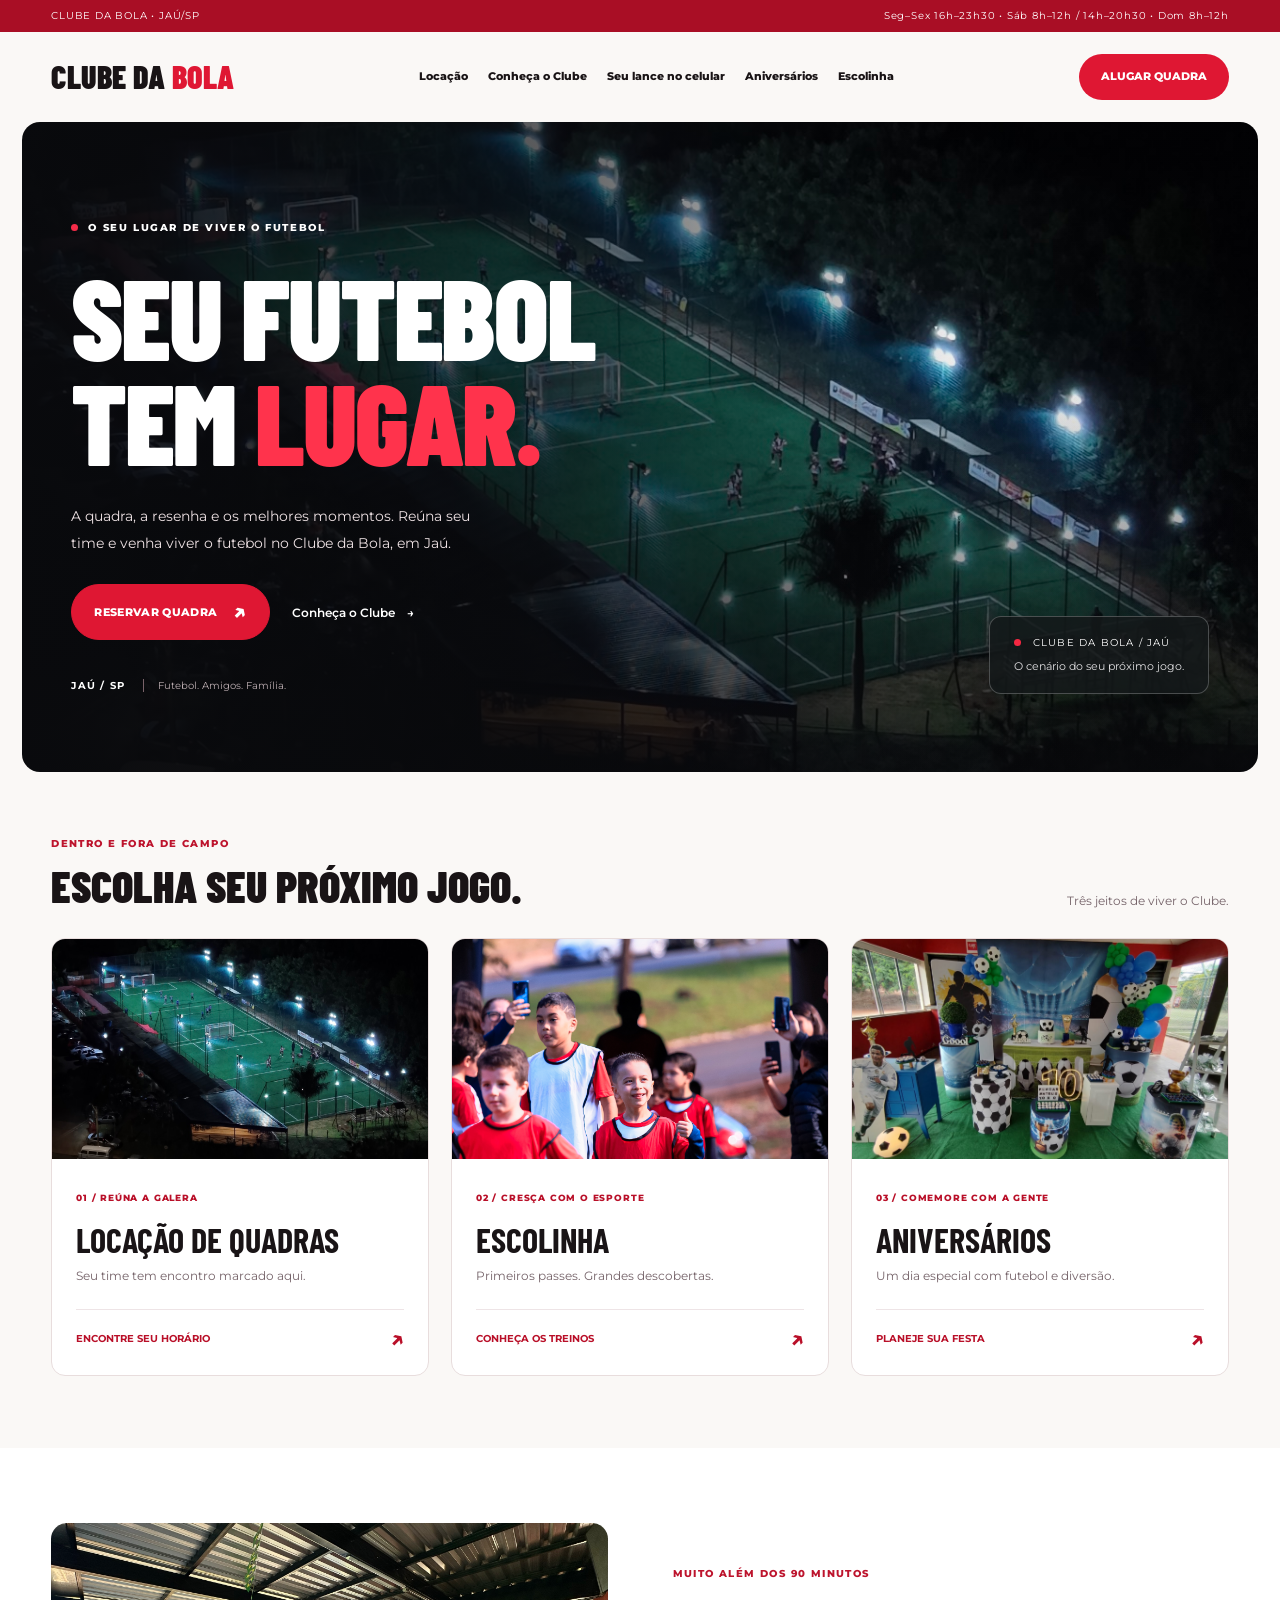
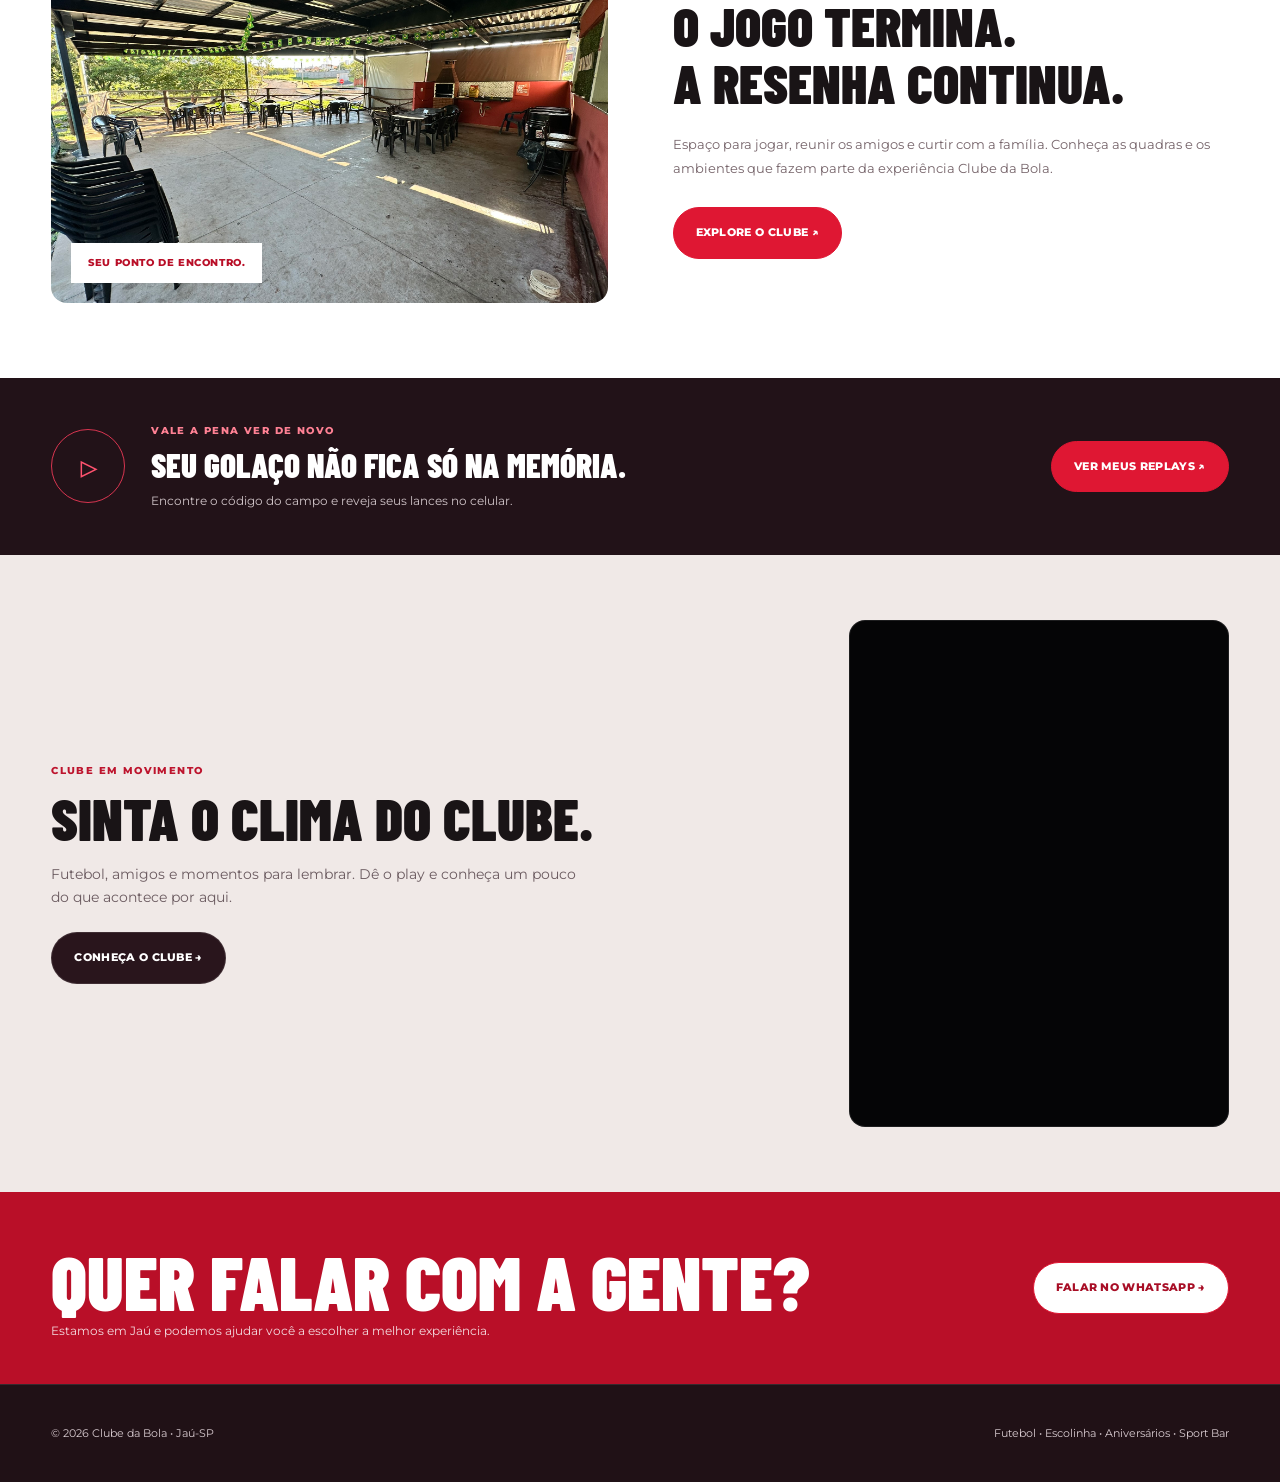
<file: index.html>
<!DOCTYPE html>
<html lang="pt-BR">
<head>
<meta charset="UTF-8">
<meta name="viewport" content="width=device-width, initial-scale=1.0">

<title>Futebol, experiências e diversão | Clube da Bola Jaú</title>

<meta name="description" content="Alugue quadras, conheça a escolinha, comemore aniversários e reveja seus lances no Clube da Bola Jaú.">

<link rel="preconnect" href="https://fonts.googleapis.com">
<link rel="preconnect" href="https://fonts.gstatic.com" crossorigin>

<link href="https://fonts.googleapis.com/css2?family=Barlow+Condensed:wght@500;600;700;800;900&family=Montserrat:wght@400;500;600;700;800&display=swap" rel="stylesheet">

<link rel="stylesheet" href="style.css">
<link rel="stylesheet" href="home.css">
</head>

<body class="home-redesign arena-layout">

<!-- =========================
     TOPO
========================= -->

<div class="topbar">

  <div class="container">

    <span>CLUBE DA BOLA • JAÚ/SP</span>

    <span>
      Seg–Sex 16h–23h30 •
      Sáb 8h–12h / 14h–20h30 •
      Dom 8h–12h
    </span>

  </div>

</div>


<!-- =========================
     MENU
========================= -->

<header>

  <div class="container nav">

    <a class="brand" href="index.html">
      CLUBE DA <span>BOLA</span>
    </a>

    <nav class="navlinks" aria-label="Navegação principal">
      <a href="locacao.html">Locação</a>
      <a href="clube.html">Conheça o Clube</a>
      <a href="replays.html">Seu lance no celular</a>
      <a href="aniversario.html">Aniversários</a>
      <a href="escolinha.html">Escolinha</a>
    </nav>

    <a
      class="navcta"
      href="https://app.agendeiquadras.com.br/acessar/quadra/sp-jau-clube-da-bola-jau" target="_blank" rel="noopener noreferrer"
    >
      ALUGAR QUADRA
    </a>

  </div>

</header>



<main>
<section class="hero" id="inicio">
  <div class="container hero-content">
    <div class="hero-copy">
      <div class="kicker"><span></span> O seu lugar de viver o futebol</div>
      <h1>SEU FUTEBOL<br>TEM <span>LUGAR.</span></h1>
      <p>A quadra, a resenha e os melhores momentos. Reúna seu time e venha viver o futebol no Clube da Bola, em Jaú.</p>
      <div class="actions"><a class="btn btn-red" href="https://app.agendeiquadras.com.br/acessar/quadra/sp-jau-clube-da-bola-jau" target="_blank" rel="noopener noreferrer">RESERVAR QUADRA <span aria-hidden="true">↗</span></a><a class="hero-secondary" href="clube.html">Conheça o Clube <span aria-hidden="true">→</span></a></div>
      <div class="hero-location">JAÚ / SP <span>Futebol. Amigos. Família.</span></div>
    </div>
    <div class="arena-label"><span class="live-dot"></span> CLUBE DA BOLA / JAÚ <span>O cenário do seu próximo jogo.</span></div>
  </div>
</section>
<section class="arena-experiences" aria-labelledby="experiencias-title"><div class="container">
<div class="arena-section-head"><div><div class="eyebrow">Dentro e fora de campo</div><h2 id="experiencias-title">ESCOLHA SEU PRÓXIMO JOGO.</h2></div><p>Três jeitos de viver o Clube.</p></div>
<div class="arena-cards">
<a href="locacao.html" class="arena-card"><img src="IMG_8588.JPEG" alt="Vista aérea das quadras iluminadas à noite" loading="lazy"><div><span>01 / REÚNA A GALERA</span><h3>LOCAÇÃO DE QUADRAS</h3><p>Seu time tem encontro marcado aqui.</p><b>ENCONTRE SEU HORÁRIO <i aria-hidden="true">↗</i></b></div></a>
<a href="escolinha.html" class="arena-card"><img src="Copa do Mundo Garotos da Bola 2026-2594.jpeg" alt="Crianças da escolinha Garotos da Bola" loading="lazy"><div><span>02 / CRESÇA COM O ESPORTE</span><h3>ESCOLINHA</h3><p>Primeiros passes. Grandes descobertas.</p><b>CONHEÇA OS TREINOS <i aria-hidden="true">↗</i></b></div></a>
<a href="aniversario.html" class="arena-card"><img src="aniversario.jpg" alt="Festa de aniversário com decoração de futebol no Clube" loading="lazy"><div><span>03 / COMEMORE COM A GENTE</span><h3>ANIVERSÁRIOS</h3><p>Um dia especial com futebol e diversão.</p><b>PLANEJE SUA FESTA <i aria-hidden="true">↗</i></b></div></a>
</div></div></section>
<section class="arena-about"><div class="container arena-about-grid"><div class="arena-about-photo"><img src="IMG_9400.JPEG" alt="Área de convivência coberta do Clube da Bola" loading="lazy"><span>SEU PONTO DE ENCONTRO.</span></div><div><div class="eyebrow">Muito além dos 90 minutos</div><h2>O JOGO TERMINA.<br>A RESENHA CONTINUA.</h2><p>Espaço para jogar, reunir os amigos e curtir com a família. Conheça as quadras e os ambientes que fazem parte da experiência Clube da Bola.</p><a class="btn btn-red" href="clube.html">EXPLORE O CLUBE ↗</a></div></div></section>
<section class="arena-replay"><div class="container"><div class="replay-symbol" aria-hidden="true">▷</div><div><div class="eyebrow">Vale a pena ver de novo</div><h2>SEU GOLAÇO NÃO FICA SÓ NA MEMÓRIA.</h2><p>Encontre o código do campo e reveja seus lances no celular.</p></div><a class="btn btn-red" href="replays.html">VER MEUS REPLAYS ↗</a></div></section>
<section class="home-video" aria-labelledby="home-video-title"><div class="container home-video-layout"><div class="home-video-copy"><div class="eyebrow">Clube em movimento</div><h2 id="home-video-title">Sinta o clima do Clube.</h2><p>Futebol, amigos e momentos para lembrar. Dê o play e conheça um pouco do que acontece por aqui.</p><a class="btn btn-dark" href="clube.html">CONHEÇA O CLUBE →</a></div><div class="video-frame"><iframe src="https://www.youtube.com/embed/0s967k8W5TA" title="Conheça o Clube da Bola Jaú" loading="lazy" allow="accelerometer; autoplay; clipboard-write; encrypted-media; gyroscope; picture-in-picture; web-share" allowfullscreen></iframe></div></div></section>
<section class="segment-contact"><div class="container"><div><h2>Quer falar com a gente?</h2><p>Estamos em Jaú e podemos ajudar você a escolher a melhor experiência.</p></div><a class="btn btn-red" href="https://wa.me/5514996695565" target="_blank" rel="noopener noreferrer">FALAR NO WHATSAPP →</a></div></section>
<script>
  const oldSections = {quadras:'locacao.html',escolinha:'escolinha.html',aniversario:'aniversario.html',videos:'clube.html',galeria:'clube.html',contato:'clube.html',replays:'replays.html'};
  const oldSection = location.hash.slice(1);
  if (oldSections[oldSection]) location.replace(oldSections[oldSection] + location.hash);
</script>
</main>


<!-- =========================
     RODAPÉ
========================= -->

<footer>

  <div class="container footer-row">

    <div>
      © 2026 Clube da Bola • Jaú-SP
    </div>

    <div>
      Futebol • Escolinha • Aniversários • Sport Bar
    </div>

  </div>

</footer>

<script>
  document.querySelectorAll('[data-replay-code]').forEach((button) => {
    button.addEventListener('click', async () => {
      const code = button.getAttribute('data-replay-code');
      const status = document.getElementById('replay-copy-status');
      try {
        await navigator.clipboard.writeText(code);
        status.textContent = `Código ${code} copiado. Cole no aplicativo Replay Sports.`;
        button.textContent = 'Copiado ✓';
        window.setTimeout(() => { button.textContent = 'Copiar código'; }, 2500);
      } catch {
        status.textContent = `Não foi possível copiar automaticamente. Digite ${code} no aplicativo Replay Sports.`;
      }
    });
  });
</script>


</body>
</html>
</file>
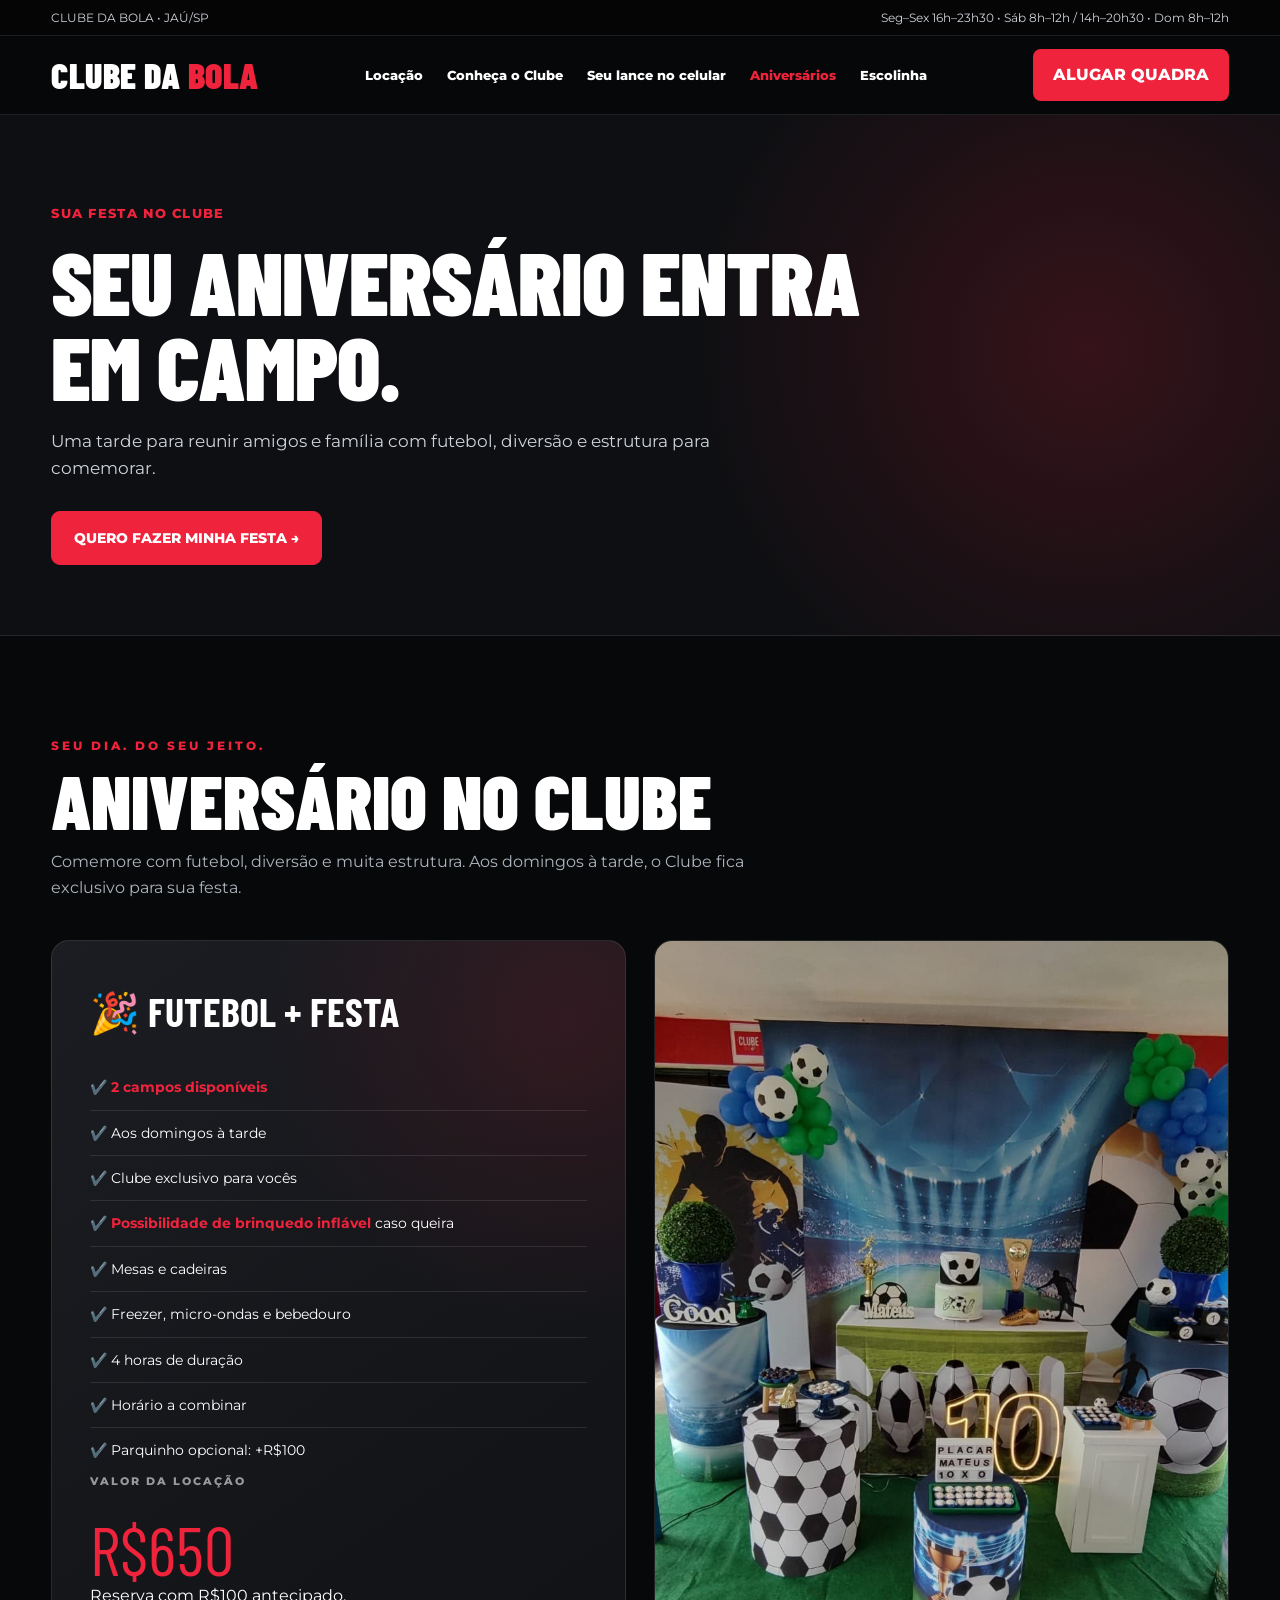
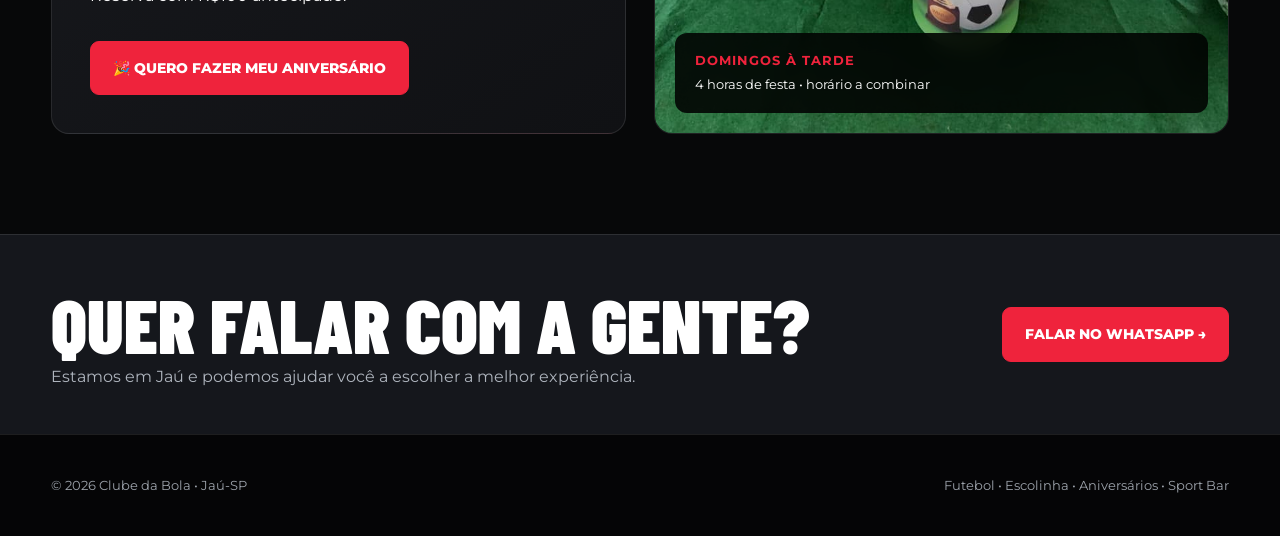
<file: aniversario.html>
<!DOCTYPE html>
<html lang="pt-BR">
<head>
<meta charset="UTF-8">
<meta name="viewport" content="width=device-width, initial-scale=1.0">

<title>Aniversário no Clube | Clube da Bola Jaú</title>

<meta name="description" content="Comemore seu aniversário com futebol e festa no Clube da Bola Jaú.">

<link rel="preconnect" href="https://fonts.googleapis.com">
<link rel="preconnect" href="https://fonts.gstatic.com" crossorigin>

<link href="https://fonts.googleapis.com/css2?family=Barlow+Condensed:wght@500;600;700;800;900&family=Montserrat:wght@400;500;600;700;800&display=swap" rel="stylesheet">

<link rel="stylesheet" href="style.css">
</head>

<body>

<!-- =========================
     TOPO
========================= -->

<div class="topbar">

  <div class="container">

    <span>CLUBE DA BOLA • JAÚ/SP</span>

    <span>
      Seg–Sex 16h–23h30 •
      Sáb 8h–12h / 14h–20h30 •
      Dom 8h–12h
    </span>

  </div>

</div>


<!-- =========================
     MENU
========================= -->

<header>

  <div class="container nav">

    <a class="brand" href="index.html">
      CLUBE DA <span>BOLA</span>
    </a>

    <nav class="navlinks" aria-label="Navegação principal">
      <a href="locacao.html">Locação</a>
      <a href="clube.html">Conheça o Clube</a>
      <a href="replays.html">Seu lance no celular</a>
      <a href="aniversario.html" aria-current="page">Aniversários</a>
      <a href="escolinha.html">Escolinha</a>
    </nav>

    <a
      class="navcta"
      href="https://app.agendeiquadras.com.br/acessar/quadra/sp-jau-clube-da-bola-jau" target="_blank" rel="noopener noreferrer"
    >
      ALUGAR QUADRA
    </a>

  </div>

</header>



<main>
<section class="page-hero"><div class="container"><div class="eyebrow">Sua festa no Clube</div><h1>Seu aniversário entra em campo.</h1><p>Uma tarde para reunir amigos e família com futebol, diversão e estrutura para comemorar.</p><a class="btn btn-red" href="https://wa.me/5514996695565">QUERO FAZER MINHA FESTA →</a></div></section>
<section id="aniversario">

  <div class="container">

    <div class="section-head">

      <div class="eyebrow">
        Seu dia. Do seu jeito.
      </div>

      <h2>
        Aniversário no Clube
      </h2>

      <p class="lead">
        Comemore com futebol, diversão e muita estrutura.
        Aos domingos à tarde, o Clube fica exclusivo
        para sua festa.
      </p>

    </div>


    <div class="party">


      <!-- TEXTO -->

      <div class="party-copy">

        <h3>
          🎉 Futebol + festa
        </h3>


        <ul>

          <li>
            ✔️ <strong>2 campos disponíveis</strong>
          </li>

          <li>
            ✔️ Aos domingos à tarde
          </li>

          <li>
            ✔️ Clube exclusivo para vocês
          </li>

          <li>
            ✔️ <strong>Possibilidade de brinquedo inflável</strong>
            caso queira
          </li>

          <li>
            ✔️ Mesas e cadeiras
          </li>

          <li>
            ✔️ Freezer, micro-ondas e bebedouro
          </li>

          <li>
            ✔️ 4 horas de duração
          </li>

          <li>
            ✔️ Horário a combinar
          </li>

          <li>
            ✔️ Parquinho opcional:
            +R$100
          </li>

        </ul>


        <div class="party-price-label">
          VALOR DA LOCAÇÃO
        </div>

        <div class="party-price">
          R$650
        </div>

        <p>
          Reserva com R$100 antecipado.
        </p>


        <div class="actions">

          <a
            class="btn btn-red"
            href="https://wa.me/5514996695565?text=Olá!%20Gostaria%20de%20informações%20sobre%20aniversário%20no%20Clube%20da%20Bola."
            target="_blank"
            rel="noopener"
          >
            🎉 QUERO FAZER MEU ANIVERSÁRIO
          </a>

        </div>

      </div>


      <!-- FOTO -->

      <div class="party-photo">

        <img
          src="aniversario.jpg"
          alt="Aniversário no Clube da Bola"
        >

        <div class="party-badge">

          <strong>
            DOMINGOS À TARDE
          </strong>

          <span>
            4 horas de festa • horário a combinar
          </span>

        </div>

      </div>

    </div>

  </div>

</section>
<section class="segment-contact"><div class="container"><div><h2>Quer falar com a gente?</h2><p>Estamos em Jaú e podemos ajudar você a escolher a melhor experiência.</p></div><a class="btn btn-red" href="https://wa.me/5514996695565" target="_blank" rel="noopener noreferrer">FALAR NO WHATSAPP →</a></div></section>
</main>


<!-- =========================
     RODAPÉ
========================= -->

<footer>

  <div class="container footer-row">

    <div>
      © 2026 Clube da Bola • Jaú-SP
    </div>

    <div>
      Futebol • Escolinha • Aniversários • Sport Bar
    </div>

  </div>

</footer>

<script>
  document.querySelectorAll('[data-replay-code]').forEach((button) => {
    button.addEventListener('click', async () => {
      const code = button.getAttribute('data-replay-code');
      const status = document.getElementById('replay-copy-status');
      try {
        await navigator.clipboard.writeText(code);
        status.textContent = `Código ${code} copiado. Cole no aplicativo Replay Sports.`;
        button.textContent = 'Copiado ✓';
        window.setTimeout(() => { button.textContent = 'Copiar código'; }, 2500);
      } catch {
        status.textContent = `Não foi possível copiar automaticamente. Digite ${code} no aplicativo Replay Sports.`;
      }
    });
  });
</script>


</body>
</html>
</file>
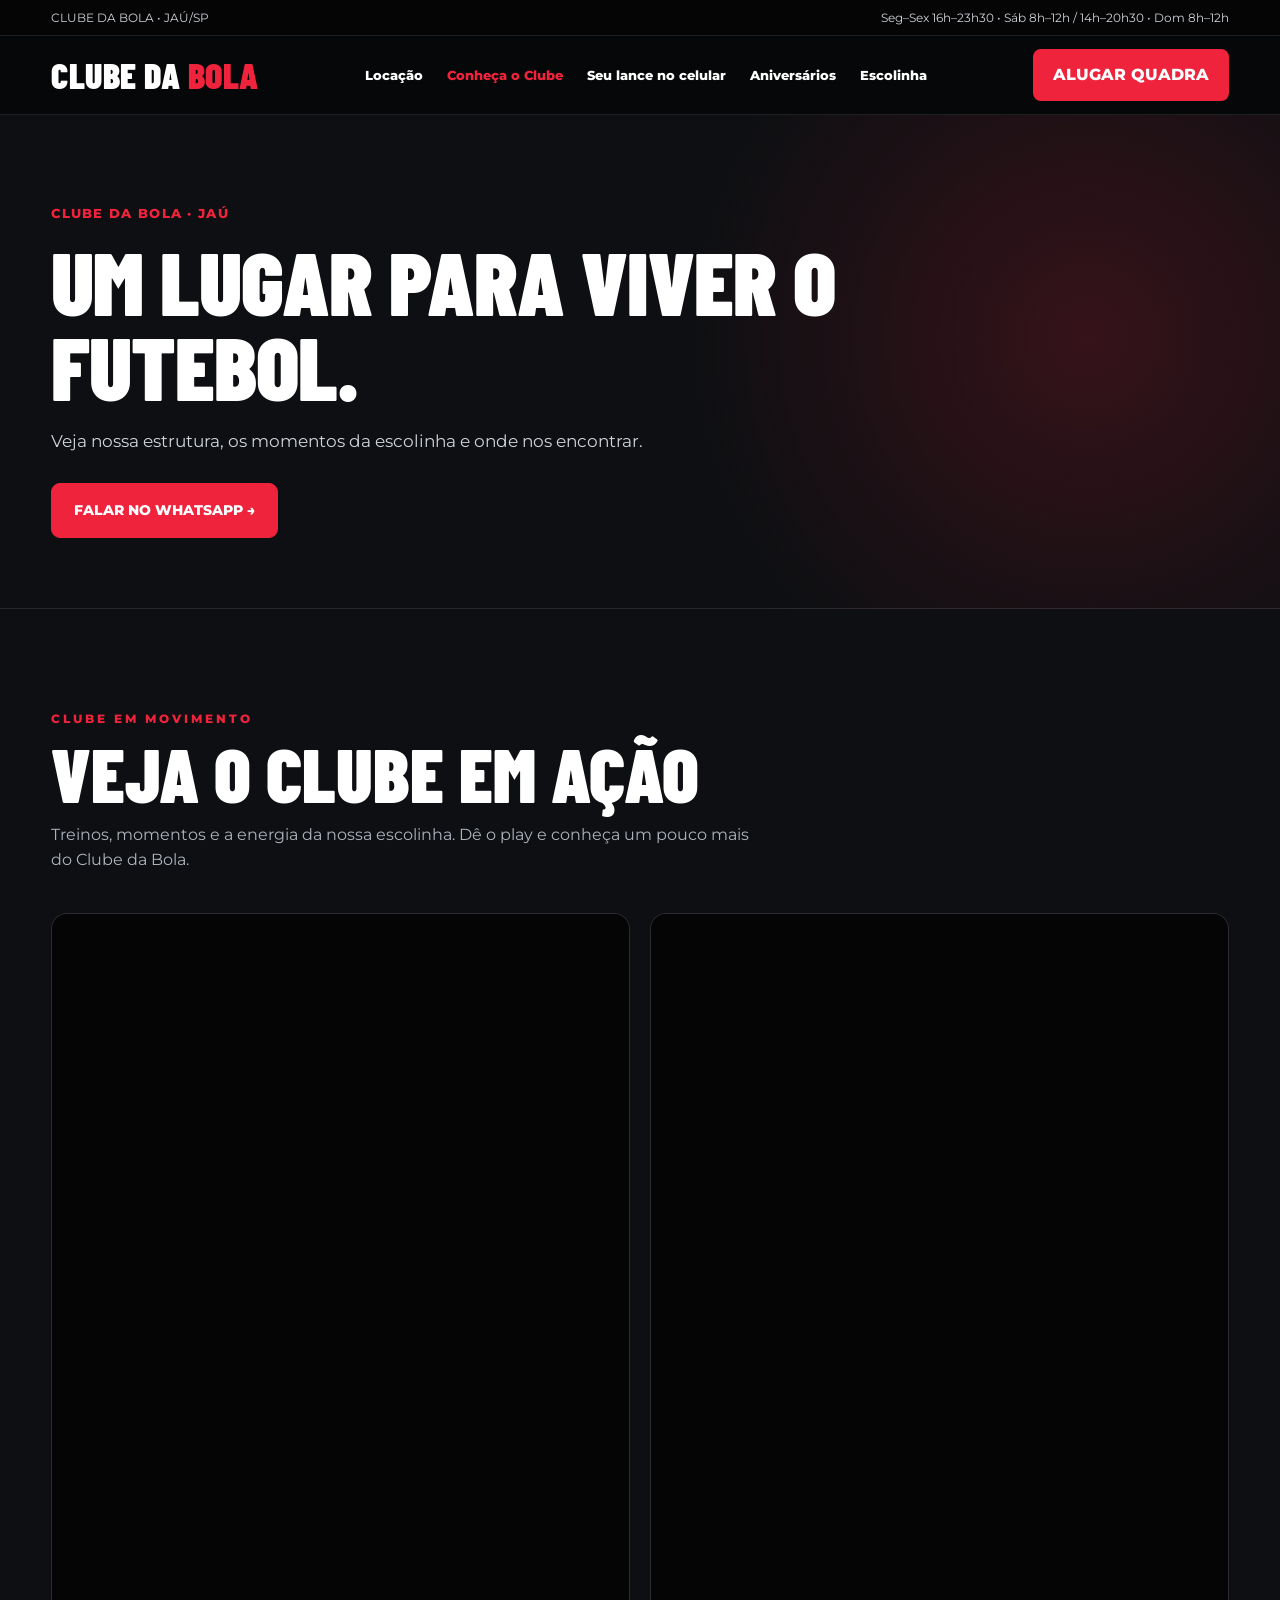
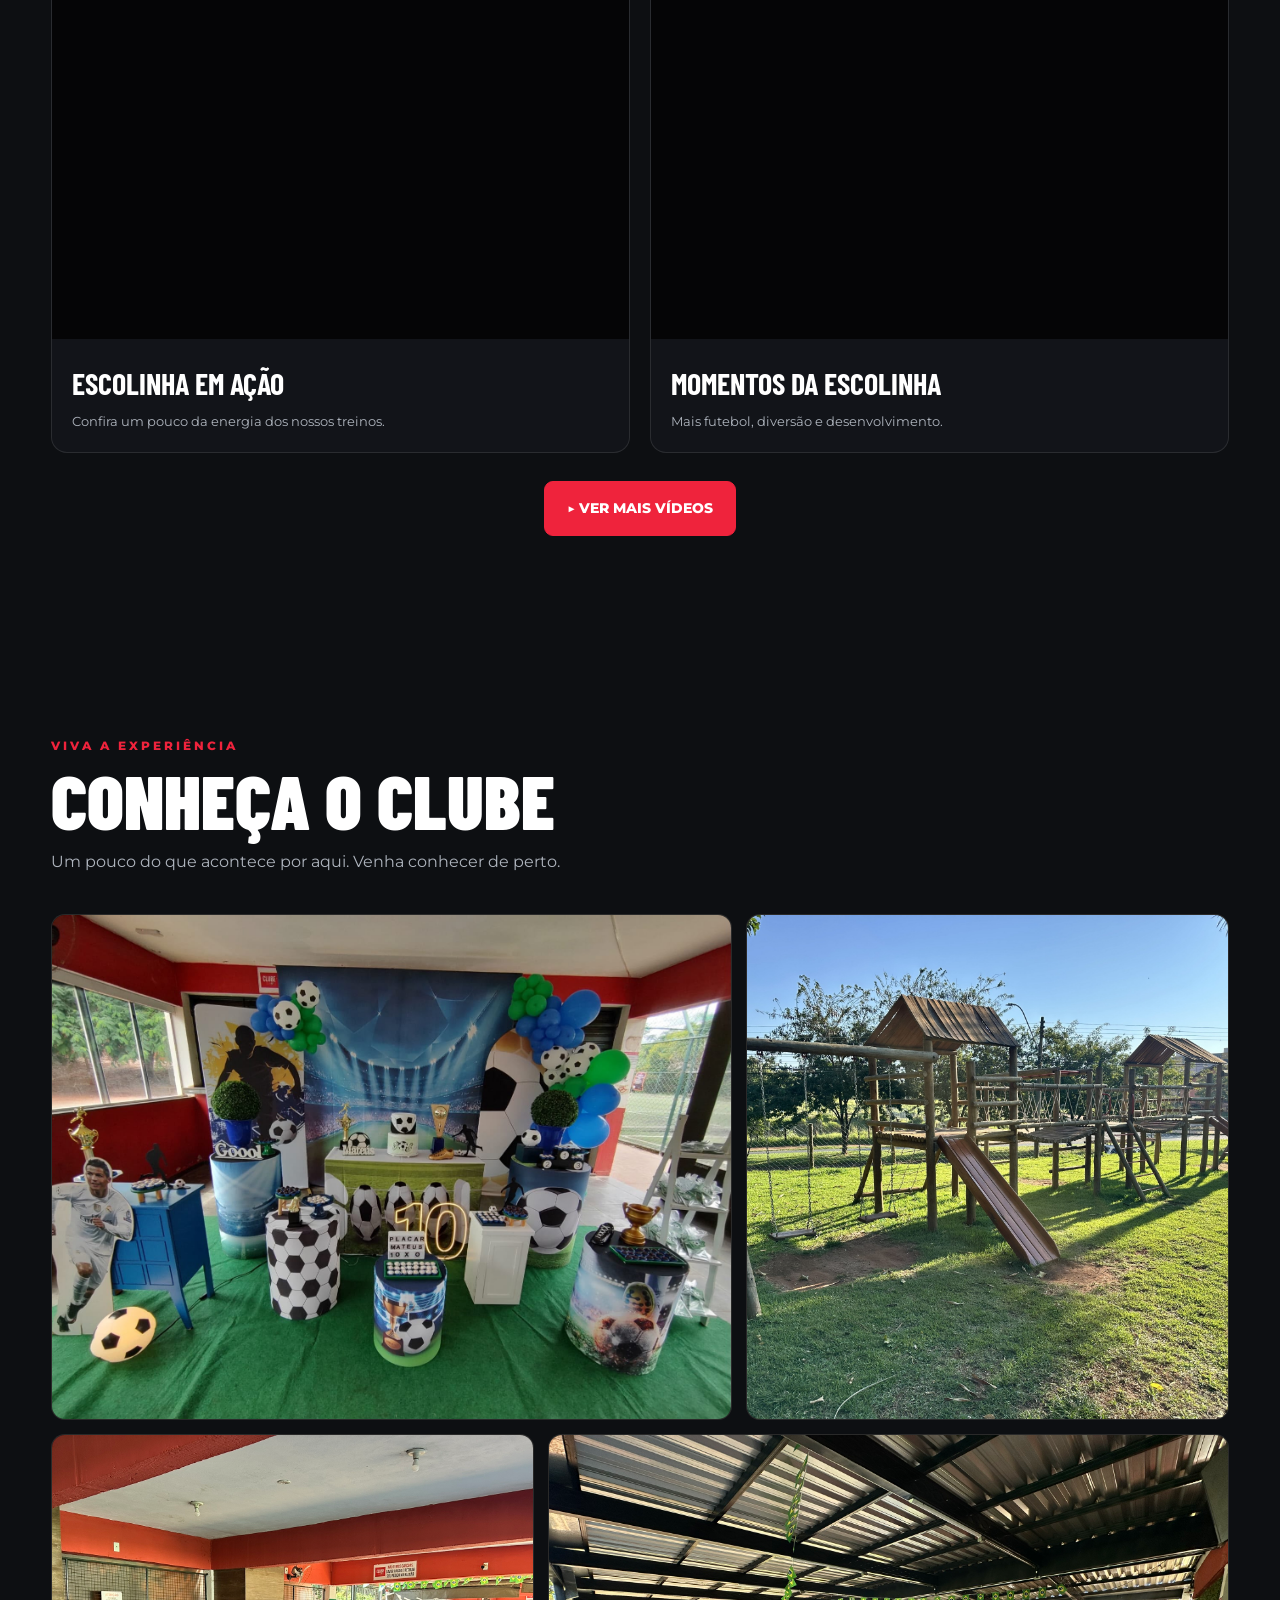
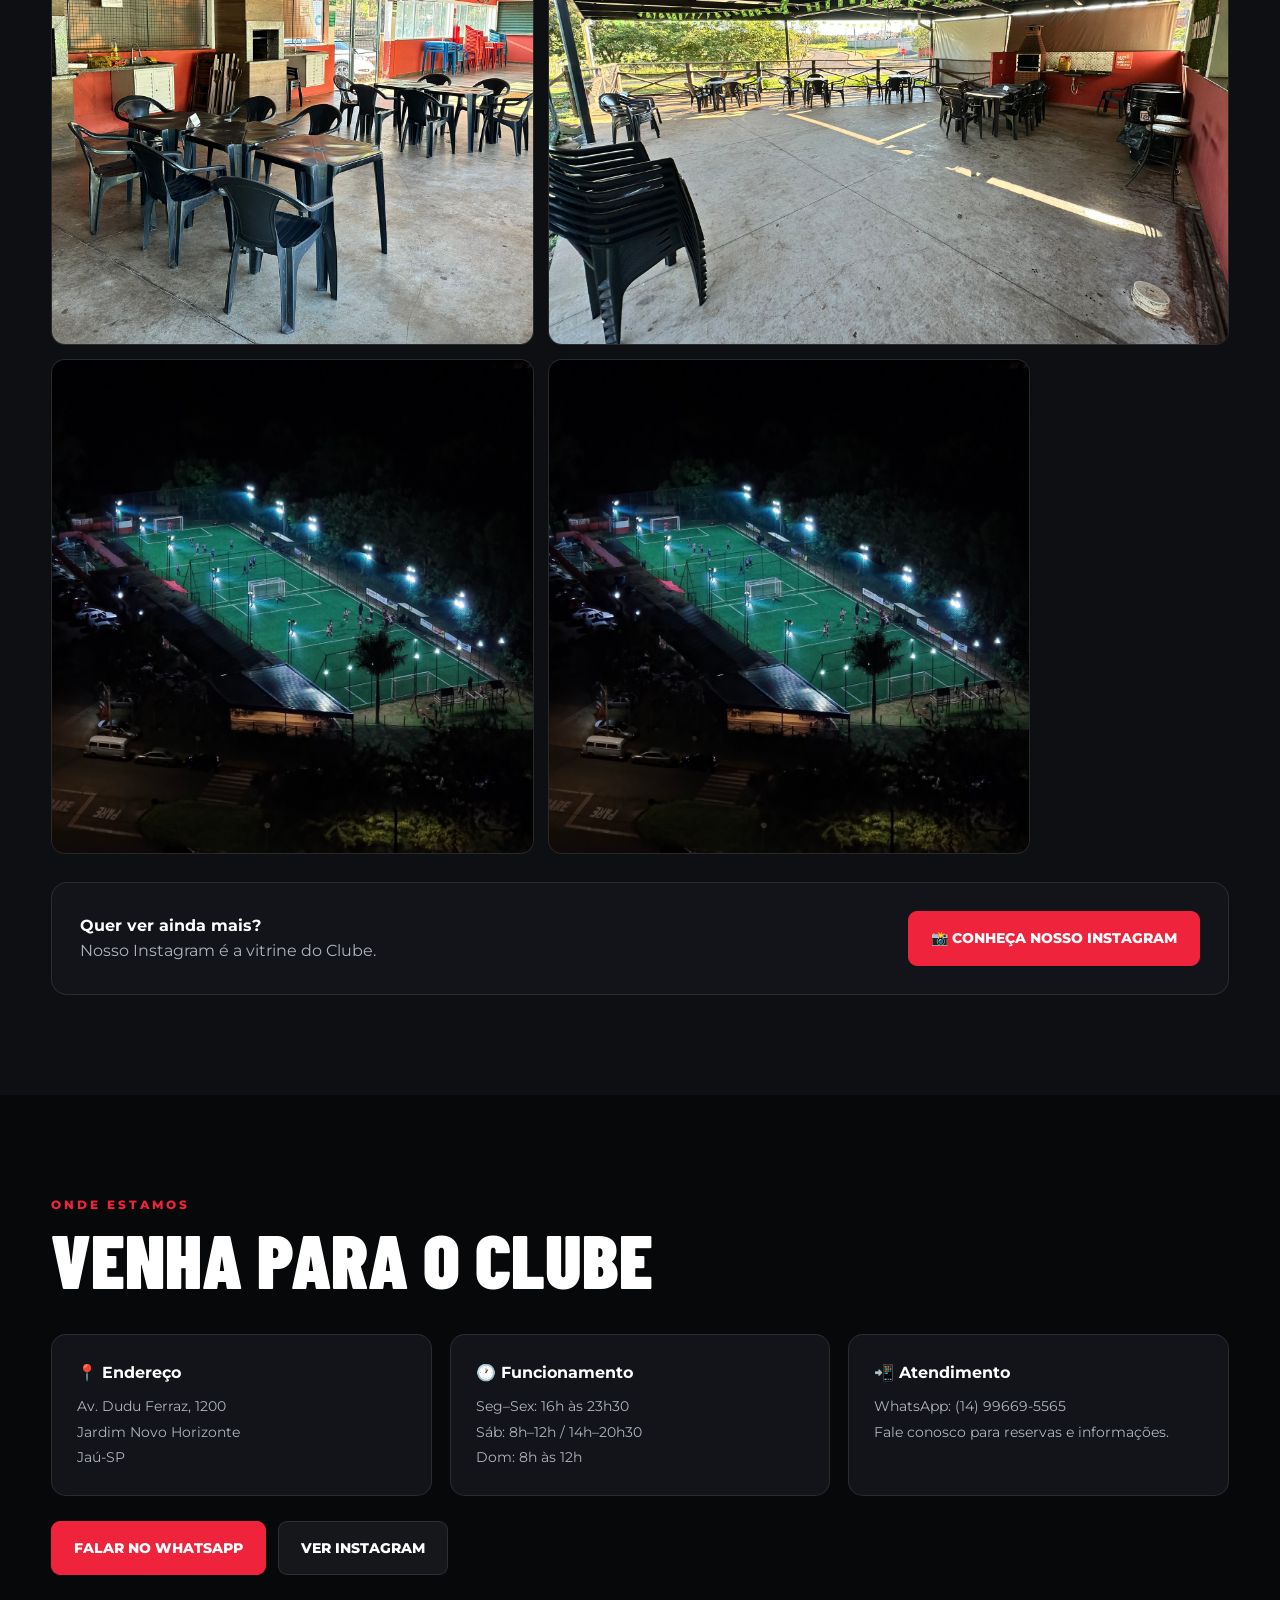
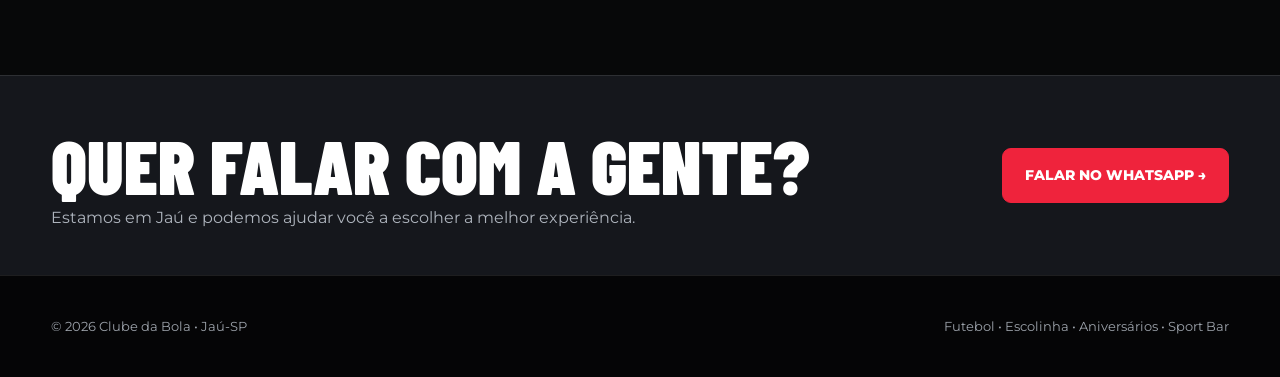
<file: clube.html>
<!DOCTYPE html>
<html lang="pt-BR">
<head>
<meta charset="UTF-8">
<meta name="viewport" content="width=device-width, initial-scale=1.0">

<title>Conheça o Clube | Clube da Bola Jaú</title>

<meta name="description" content="Conheça os espaços, vídeos, fotos e localização do Clube da Bola Jaú.">

<link rel="preconnect" href="https://fonts.googleapis.com">
<link rel="preconnect" href="https://fonts.gstatic.com" crossorigin>

<link href="https://fonts.googleapis.com/css2?family=Barlow+Condensed:wght@500;600;700;800;900&family=Montserrat:wght@400;500;600;700;800&display=swap" rel="stylesheet">

<link rel="stylesheet" href="style.css">
</head>

<body>

<!-- =========================
     TOPO
========================= -->

<div class="topbar">

  <div class="container">

    <span>CLUBE DA BOLA • JAÚ/SP</span>

    <span>
      Seg–Sex 16h–23h30 •
      Sáb 8h–12h / 14h–20h30 •
      Dom 8h–12h
    </span>

  </div>

</div>


<!-- =========================
     MENU
========================= -->

<header>

  <div class="container nav">

    <a class="brand" href="index.html">
      CLUBE DA <span>BOLA</span>
    </a>

    <nav class="navlinks" aria-label="Navegação principal">
      <a href="locacao.html">Locação</a>
      <a href="clube.html" aria-current="page">Conheça o Clube</a>
      <a href="replays.html">Seu lance no celular</a>
      <a href="aniversario.html">Aniversários</a>
      <a href="escolinha.html">Escolinha</a>
    </nav>

    <a
      class="navcta"
      href="https://app.agendeiquadras.com.br/acessar/quadra/sp-jau-clube-da-bola-jau" target="_blank" rel="noopener noreferrer"
    >
      ALUGAR QUADRA
    </a>

  </div>

</header>



<main>
<section class="page-hero"><div class="container"><div class="eyebrow">Clube da Bola · Jaú</div><h1>Um lugar para viver o futebol.</h1><p>Veja nossa estrutura, os momentos da escolinha e onde nos encontrar.</p><a class="btn btn-red" href="https://wa.me/5514996695565">FALAR NO WHATSAPP →</a></div></section>
<section
  class="dark-section"
  id="videos"
>

  <div class="container">

    <div class="section-head">

      <div class="eyebrow">
        Clube em movimento
      </div>

      <h2>
        Veja o Clube em ação
      </h2>

      <p class="lead">
        Treinos, momentos e a energia da nossa escolinha.
        Dê o play e conheça um pouco mais do Clube da Bola.
      </p>

    </div>


    <div class="video-grid">


      <!-- VÍDEO 1 -->

      <article class="video-card">

        <div class="video-frame">

          <iframe
            src="https://www.youtube.com/embed/0s967k8W5TA"
            title="Clube da Bola - vídeo da escolinha"
            loading="lazy"
            allow="accelerometer; autoplay; clipboard-write; encrypted-media; gyroscope; picture-in-picture; web-share"
            allowfullscreen>
          </iframe>

        </div>

        <div class="video-info">

          <h3>
            Escolinha em ação
          </h3>

          <p>
            Confira um pouco da energia dos nossos treinos.
          </p>

        </div>

      </article>


      <!-- VÍDEO 2 -->

      <article class="video-card">

        <div class="video-frame">

          <iframe
            src="https://www.youtube.com/embed/osQjVGG9sfk"
            title="Clube da Bola - vídeo da escolinha"
            loading="lazy"
            allow="accelerometer; autoplay; clipboard-write; encrypted-media; gyroscope; picture-in-picture; web-share"
            allowfullscreen>
          </iframe>

        </div>

        <div class="video-info">

          <h3>
            Momentos da escolinha
          </h3>

          <p>
            Mais futebol, diversão e desenvolvimento.
          </p>

        </div>

      </article>

    </div>


    <div
      class="actions"
      style="justify-content:center;margin-top:28px"
    >

      <a
        class="btn btn-red"
        href="https://www.youtube.com/@clubedabolajau"
        target="_blank"
        rel="noopener"
      >
        ▶ VER MAIS VÍDEOS
      </a>

    </div>

  </div>

</section>
<section
  class="dark-section"
  id="galeria"
>

  <div class="container">

    <div class="section-head">

      <div class="eyebrow">
        Viva a experiência
      </div>

      <h2>
        Conheça o Clube
      </h2>

      <p class="lead">
        Um pouco do que acontece por aqui.
        Venha conhecer de perto.
      </p>

    </div>


    <div class="gallery">


      <!-- ANIVERSÁRIO -->

      <figure class="g1">

        <img
          src="aniversario.jpg"
          alt="Decoração de aniversário no Clube da Bola"
        >

      </figure>


      <!-- ESPAÇO -->

      <figure class="g2">

        <img
          src="IMG_9403.jpg"
          alt="Espaço do Clube da Bola"
        >

      </figure>


      <!-- CLUBE -->

      <figure class="g3">

        <img
          src="IMG_9399.JPEG"
          alt="Clube da Bola"
        >

      </figure>


      <figure class="g4">

        <img
          src="IMG_9400.JPEG"
          alt="Clube da Bola"
        >

      </figure>


      <figure class="g2">

        <img
          src="IMG_8588.JPEG"
          alt="Clube da Bola"
        >

      </figure>


      <!-- ESCOLINHA -->

      <figure class="g3">

        <img
          src="IMG_8588.JPEG"
          alt="Escolinha Garotos da Bola"
        >

      </figure>

    </div>


    <!-- INSTAGRAM -->

    <div class="instagram">

      <div>

        <strong>
          Quer ver ainda mais?
        </strong>

        <br>

        <span style="color:#aeb4bd">

          Nosso Instagram é a vitrine do Clube.

        </span>

      </div>


      <a
        class="btn btn-red"
        href="https://www.instagram.com/clubedabolajau/"
        target="_blank"
        rel="noopener"
      >
        📸 CONHEÇA NOSSO INSTAGRAM
      </a>

    </div>

  </div>

</section>
<section id="contato">

  <div class="container">

    <div class="section-head">

      <div class="eyebrow">
        Onde estamos
      </div>

      <h2>
        Venha para o Clube
      </h2>

    </div>


    <div class="info-grid">


      <div class="info">

        <strong>
          📍 Endereço
        </strong>

        <span>

          Av. Dudu Ferraz, 1200<br>
          Jardim Novo Horizonte<br>
          Jaú-SP

        </span>

      </div>


      <div class="info">

        <strong>
          🕐 Funcionamento
        </strong>

        <span>

          Seg–Sex:
          16h às 23h30<br>

          Sáb:
          8h–12h / 14h–20h30<br>

          Dom:
          8h às 12h

        </span>

      </div>


      <div class="info">

        <strong>
          📲 Atendimento
        </strong>

        <span>

          WhatsApp:
          (14) 99669-5565<br>

          Fale conosco para reservas
          e informações.

        </span>

      </div>


    </div>


    <div
      class="actions"
      style="margin-top:25px"
    >

      <a
        class="btn btn-red"
        href="https://wa.me/5514996695565"
        target="_blank"
        rel="noopener"
      >
        FALAR NO WHATSAPP
      </a>


      <a
        class="btn btn-dark"
        href="https://www.instagram.com/clubedabolajau/"
        target="_blank"
        rel="noopener"
      >
        VER INSTAGRAM
      </a>

    </div>

  </div>

</section>
<section class="segment-contact"><div class="container"><div><h2>Quer falar com a gente?</h2><p>Estamos em Jaú e podemos ajudar você a escolher a melhor experiência.</p></div><a class="btn btn-red" href="https://wa.me/5514996695565" target="_blank" rel="noopener noreferrer">FALAR NO WHATSAPP →</a></div></section>
</main>


<!-- =========================
     RODAPÉ
========================= -->

<footer>

  <div class="container footer-row">

    <div>
      © 2026 Clube da Bola • Jaú-SP
    </div>

    <div>
      Futebol • Escolinha • Aniversários • Sport Bar
    </div>

  </div>

</footer>

<script>
  document.querySelectorAll('[data-replay-code]').forEach((button) => {
    button.addEventListener('click', async () => {
      const code = button.getAttribute('data-replay-code');
      const status = document.getElementById('replay-copy-status');
      try {
        await navigator.clipboard.writeText(code);
        status.textContent = `Código ${code} copiado. Cole no aplicativo Replay Sports.`;
        button.textContent = 'Copiado ✓';
        window.setTimeout(() => { button.textContent = 'Copiar código'; }, 2500);
      } catch {
        status.textContent = `Não foi possível copiar automaticamente. Digite ${code} no aplicativo Replay Sports.`;
      }
    });
  });
</script>


</body>
</html>
</file>
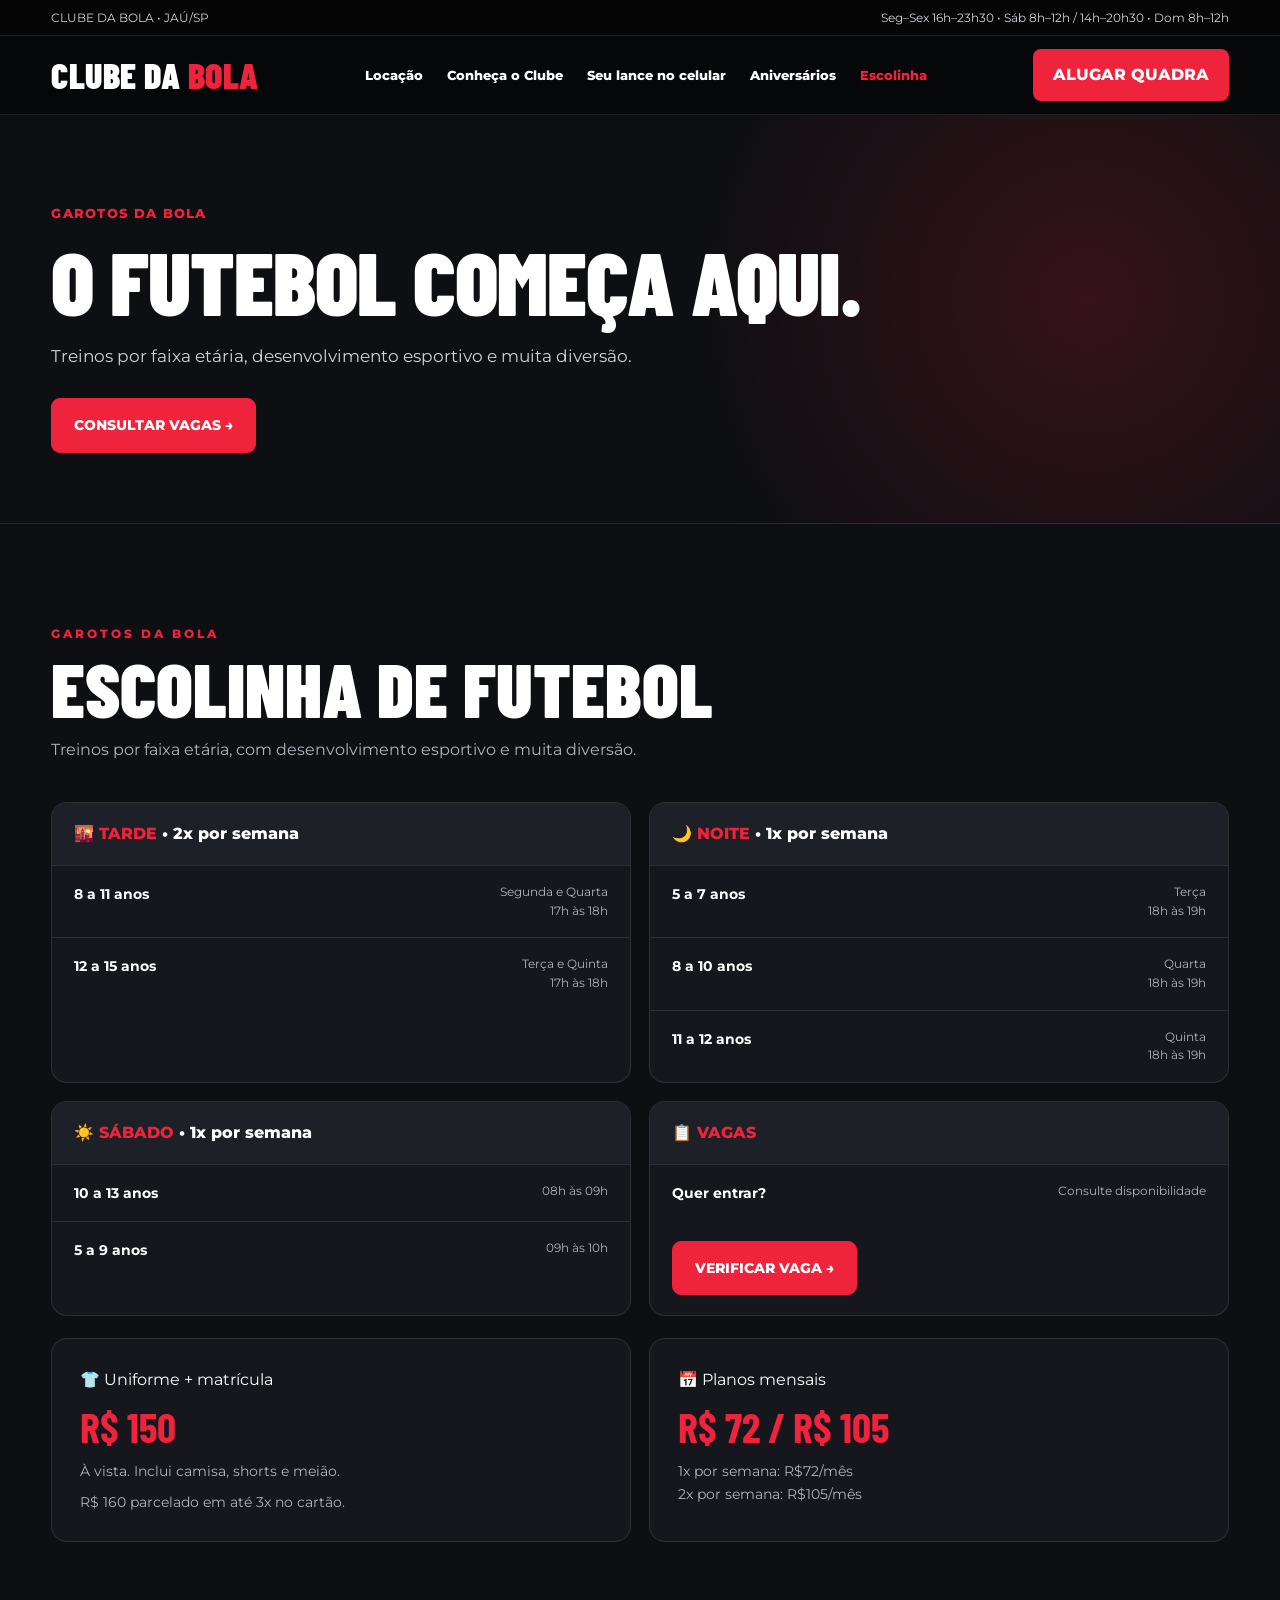
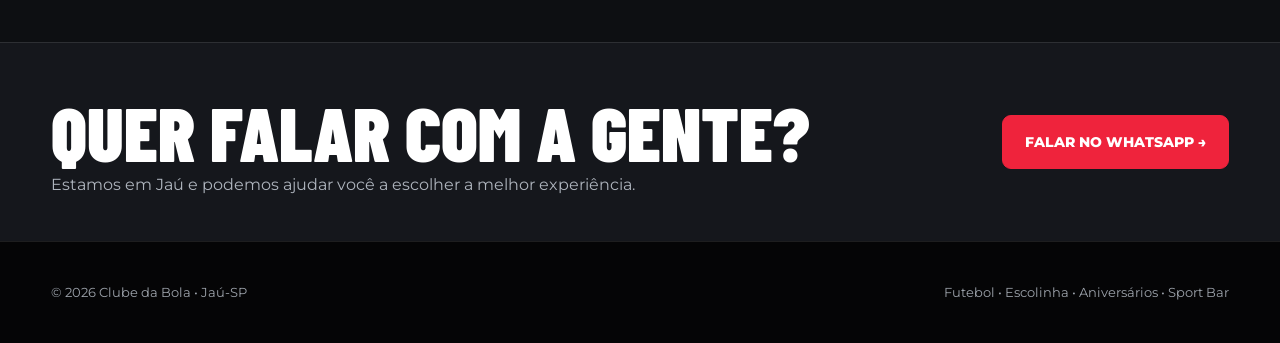
<file: escolinha.html>
<!DOCTYPE html>
<html lang="pt-BR">
<head>
<meta charset="UTF-8">
<meta name="viewport" content="width=device-width, initial-scale=1.0">

<title>Escolinha de futebol | Clube da Bola Jaú</title>

<meta name="description" content="Conheça os treinos, horários e turmas da escolinha Garotos da Bola em Jaú.">

<link rel="preconnect" href="https://fonts.googleapis.com">
<link rel="preconnect" href="https://fonts.gstatic.com" crossorigin>

<link href="https://fonts.googleapis.com/css2?family=Barlow+Condensed:wght@500;600;700;800;900&family=Montserrat:wght@400;500;600;700;800&display=swap" rel="stylesheet">

<link rel="stylesheet" href="style.css">
</head>

<body>

<!-- =========================
     TOPO
========================= -->

<div class="topbar">

  <div class="container">

    <span>CLUBE DA BOLA • JAÚ/SP</span>

    <span>
      Seg–Sex 16h–23h30 •
      Sáb 8h–12h / 14h–20h30 •
      Dom 8h–12h
    </span>

  </div>

</div>


<!-- =========================
     MENU
========================= -->

<header>

  <div class="container nav">

    <a class="brand" href="index.html">
      CLUBE DA <span>BOLA</span>
    </a>

    <nav class="navlinks" aria-label="Navegação principal">
      <a href="locacao.html">Locação</a>
      <a href="clube.html">Conheça o Clube</a>
      <a href="replays.html">Seu lance no celular</a>
      <a href="aniversario.html">Aniversários</a>
      <a href="escolinha.html" aria-current="page">Escolinha</a>
    </nav>

    <a
      class="navcta"
      href="https://app.agendeiquadras.com.br/acessar/quadra/sp-jau-clube-da-bola-jau" target="_blank" rel="noopener noreferrer"
    >
      ALUGAR QUADRA
    </a>

  </div>

</header>



<main>
<section class="page-hero"><div class="container"><div class="eyebrow">Garotos da Bola</div><h1>O futebol começa aqui.</h1><p>Treinos por faixa etária, desenvolvimento esportivo e muita diversão.</p><a class="btn btn-red" href="https://wa.me/5514996695565">CONSULTAR VAGAS →</a></div></section>
<section
  class="dark-section"
  id="escolinha"
>

  <div class="container">

    <div class="section-head">

      <div class="eyebrow">
        Garotos da Bola
      </div>

      <h2>
        Escolinha de futebol
      </h2>

      <p class="lead">
        Treinos por faixa etária,
        com desenvolvimento esportivo
        e muita diversão.
      </p>

    </div>


    <div class="schedule">


      <!-- TARDE -->

      <div class="schedule-card">

        <div class="schedule-title">
          🌇 <span>TARDE</span>
          • 2x por semana
        </div>

        <div class="schedule-row">

          <b>
            8 a 11 anos
          </b>

          <small>
            Segunda e Quarta<br>
            17h às 18h
          </small>

        </div>

        <div class="schedule-row">

          <b>
            12 a 15 anos
          </b>

          <small>
            Terça e Quinta<br>
            17h às 18h
          </small>

        </div>

      </div>


      <!-- NOITE -->

      <div class="schedule-card">

        <div class="schedule-title">
          🌙 <span>NOITE</span>
          • 1x por semana
        </div>

        <div class="schedule-row">

          <b>
            5 a 7 anos
          </b>

          <small>
            Terça<br>
            18h às 19h
          </small>

        </div>

        <div class="schedule-row">

          <b>
            8 a 10 anos
          </b>

          <small>
            Quarta<br>
            18h às 19h
          </small>

        </div>

        <div class="schedule-row">

          <b>
            11 a 12 anos
          </b>

          <small>
            Quinta<br>
            18h às 19h
          </small>

        </div>

      </div>


      <!-- SÁBADO -->

      <div class="schedule-card">

        <div class="schedule-title">
          ☀️ <span>SÁBADO</span>
          • 1x por semana
        </div>

        <div class="schedule-row">

          <b>
            10 a 13 anos
          </b>

          <small>
            08h às 09h
          </small>

        </div>

        <div class="schedule-row">

          <b>
            5 a 9 anos
          </b>

          <small>
            09h às 10h
          </small>

        </div>

      </div>


      <!-- VAGAS -->

      <div class="schedule-card">

        <div class="schedule-title">
          📋 <span>VAGAS</span>
        </div>

        <div class="schedule-row">

          <b>
            Quer entrar?
          </b>

          <small>
            Consulte disponibilidade
          </small>

        </div>

        <div style="padding:20px 22px">

          <a
            class="btn btn-red"
            href="https://wa.me/5514996695565?text=Olá!%20Gostaria%20de%20verificar%20a%20disponibilidade%20de%20vaga%20na%20escolinha."
            target="_blank"
            rel="noopener"
          >
            VERIFICAR VAGA →
          </a>

        </div>

      </div>

    </div>


    <!-- VALORES -->

    <div class="prices">

      <div class="price">

        <div>
          👕 Uniforme + matrícula
        </div>

        <strong>
          R$ 150
        </strong>

        <p>
          À vista.
          Inclui camisa, shorts e meião.
        </p>

        <p style="margin-top:8px">

          R$ 160 parcelado
          em até 3x no cartão.

        </p>

      </div>


      <div class="price">

        <div>
          📅 Planos mensais
        </div>

        <strong>
          R$ 72 / R$ 105
        </strong>

        <p>
          1x por semana:
          R$72/mês
        </p>

        <p>
          2x por semana:
          R$105/mês
        </p>

      </div>

    </div>

  </div>

</section>
<section class="segment-contact"><div class="container"><div><h2>Quer falar com a gente?</h2><p>Estamos em Jaú e podemos ajudar você a escolher a melhor experiência.</p></div><a class="btn btn-red" href="https://wa.me/5514996695565" target="_blank" rel="noopener noreferrer">FALAR NO WHATSAPP →</a></div></section>
</main>


<!-- =========================
     RODAPÉ
========================= -->

<footer>

  <div class="container footer-row">

    <div>
      © 2026 Clube da Bola • Jaú-SP
    </div>

    <div>
      Futebol • Escolinha • Aniversários • Sport Bar
    </div>

  </div>

</footer>

<script>
  document.querySelectorAll('[data-replay-code]').forEach((button) => {
    button.addEventListener('click', async () => {
      const code = button.getAttribute('data-replay-code');
      const status = document.getElementById('replay-copy-status');
      try {
        await navigator.clipboard.writeText(code);
        status.textContent = `Código ${code} copiado. Cole no aplicativo Replay Sports.`;
        button.textContent = 'Copiado ✓';
        window.setTimeout(() => { button.textContent = 'Copiar código'; }, 2500);
      } catch {
        status.textContent = `Não foi possível copiar automaticamente. Digite ${code} no aplicativo Replay Sports.`;
      }
    });
  });
</script>


</body>
</html>
</file>
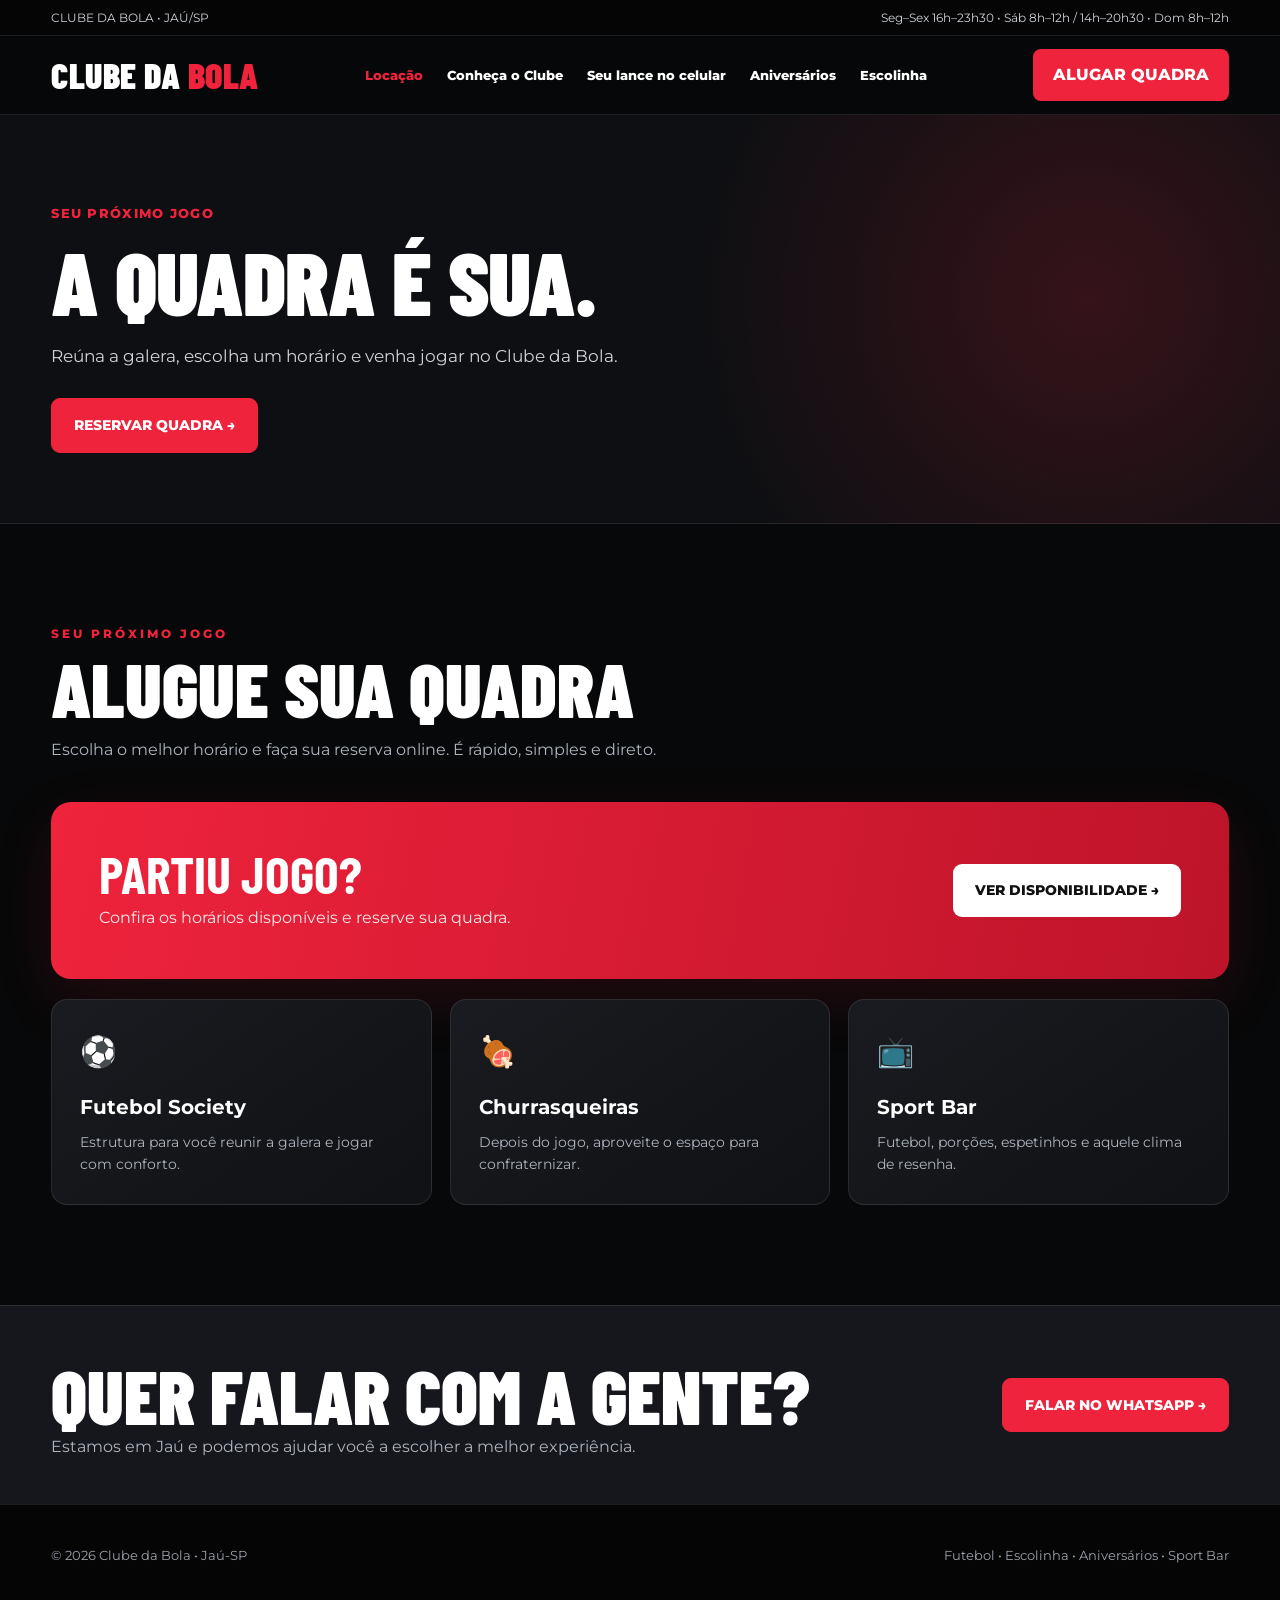
<file: locacao.html>
<!DOCTYPE html>
<html lang="pt-BR">
<head>
<meta charset="UTF-8">
<meta name="viewport" content="width=device-width, initial-scale=1.0">

<title>Locação de quadras | Clube da Bola Jaú</title>

<meta name="description" content="Reserve sua quadra de futebol society no Clube da Bola Jaú.">

<link rel="preconnect" href="https://fonts.googleapis.com">
<link rel="preconnect" href="https://fonts.gstatic.com" crossorigin>

<link href="https://fonts.googleapis.com/css2?family=Barlow+Condensed:wght@500;600;700;800;900&family=Montserrat:wght@400;500;600;700;800&display=swap" rel="stylesheet">

<link rel="stylesheet" href="style.css">
</head>

<body>

<!-- =========================
     TOPO
========================= -->

<div class="topbar">

  <div class="container">

    <span>CLUBE DA BOLA • JAÚ/SP</span>

    <span>
      Seg–Sex 16h–23h30 •
      Sáb 8h–12h / 14h–20h30 •
      Dom 8h–12h
    </span>

  </div>

</div>


<!-- =========================
     MENU
========================= -->

<header>

  <div class="container nav">

    <a class="brand" href="index.html">
      CLUBE DA <span>BOLA</span>
    </a>

    <nav class="navlinks" aria-label="Navegação principal">
      <a href="locacao.html" aria-current="page">Locação</a>
      <a href="clube.html">Conheça o Clube</a>
      <a href="replays.html">Seu lance no celular</a>
      <a href="aniversario.html">Aniversários</a>
      <a href="escolinha.html">Escolinha</a>
    </nav>

    <a
      class="navcta"
      href="https://app.agendeiquadras.com.br/acessar/quadra/sp-jau-clube-da-bola-jau" target="_blank" rel="noopener noreferrer"
    >
      ALUGAR QUADRA
    </a>

  </div>

</header>



<main>
<section class="page-hero"><div class="container"><div class="eyebrow">Seu próximo jogo</div><h1>A quadra é sua.</h1><p>Reúna a galera, escolha um horário e venha jogar no Clube da Bola.</p><a class="btn btn-red" href="https://app.agendeiquadras.com.br/acessar/quadra/sp-jau-clube-da-bola-jau" target="_blank" rel="noopener noreferrer">RESERVAR QUADRA →</a></div></section>
<section id="quadras">

  <div class="container">

    <div class="section-head">

      <div class="eyebrow">
        Seu próximo jogo
      </div>

      <h2>
        Alugue sua quadra
      </h2>

      <p class="lead">
        Escolha o melhor horário e faça sua reserva online.
        É rápido, simples e direto.
      </p>

    </div>


    <div class="booking">

      <div>

        <h3>
          Partiu jogo?
        </h3>

        <p>
          Confira os horários disponíveis e reserve sua quadra.
        </p>

      </div>

      <a
        class="btn"
        href="https://app.agendeiquadras.com.br/acessar/quadra/sp-jau-clube-da-bola-jau" target="_blank" rel="noopener noreferrer"
      >
        VER DISPONIBILIDADE →
      </a>

    </div>


    <div
      class="cards"
      style="margin-top:20px"
    >

      <article class="card">

        <div class="icon">
          ⚽
        </div>

        <h3>
          Futebol Society
        </h3>

        <p>
          Estrutura para você reunir a galera
          e jogar com conforto.
        </p>

      </article>


      <article class="card">

        <div class="icon">
          🍖
        </div>

        <h3>
          Churrasqueiras
        </h3>

        <p>
          Depois do jogo, aproveite o espaço
          para confraternizar.
        </p>

      </article>


      <article class="card">

        <div class="icon">
          📺
        </div>

        <h3>
          Sport Bar
        </h3>

        <p>
          Futebol, porções, espetinhos
          e aquele clima de resenha.
        </p>

      </article>

    </div>

  </div>

</section>
<section class="segment-contact"><div class="container"><div><h2>Quer falar com a gente?</h2><p>Estamos em Jaú e podemos ajudar você a escolher a melhor experiência.</p></div><a class="btn btn-red" href="https://wa.me/5514996695565" target="_blank" rel="noopener noreferrer">FALAR NO WHATSAPP →</a></div></section>
</main>


<!-- =========================
     RODAPÉ
========================= -->

<footer>

  <div class="container footer-row">

    <div>
      © 2026 Clube da Bola • Jaú-SP
    </div>

    <div>
      Futebol • Escolinha • Aniversários • Sport Bar
    </div>

  </div>

</footer>

<script>
  document.querySelectorAll('[data-replay-code]').forEach((button) => {
    button.addEventListener('click', async () => {
      const code = button.getAttribute('data-replay-code');
      const status = document.getElementById('replay-copy-status');
      try {
        await navigator.clipboard.writeText(code);
        status.textContent = `Código ${code} copiado. Cole no aplicativo Replay Sports.`;
        button.textContent = 'Copiado ✓';
        window.setTimeout(() => { button.textContent = 'Copiar código'; }, 2500);
      } catch {
        status.textContent = `Não foi possível copiar automaticamente. Digite ${code} no aplicativo Replay Sports.`;
      }
    });
  });
</script>


</body>
</html>
</file>
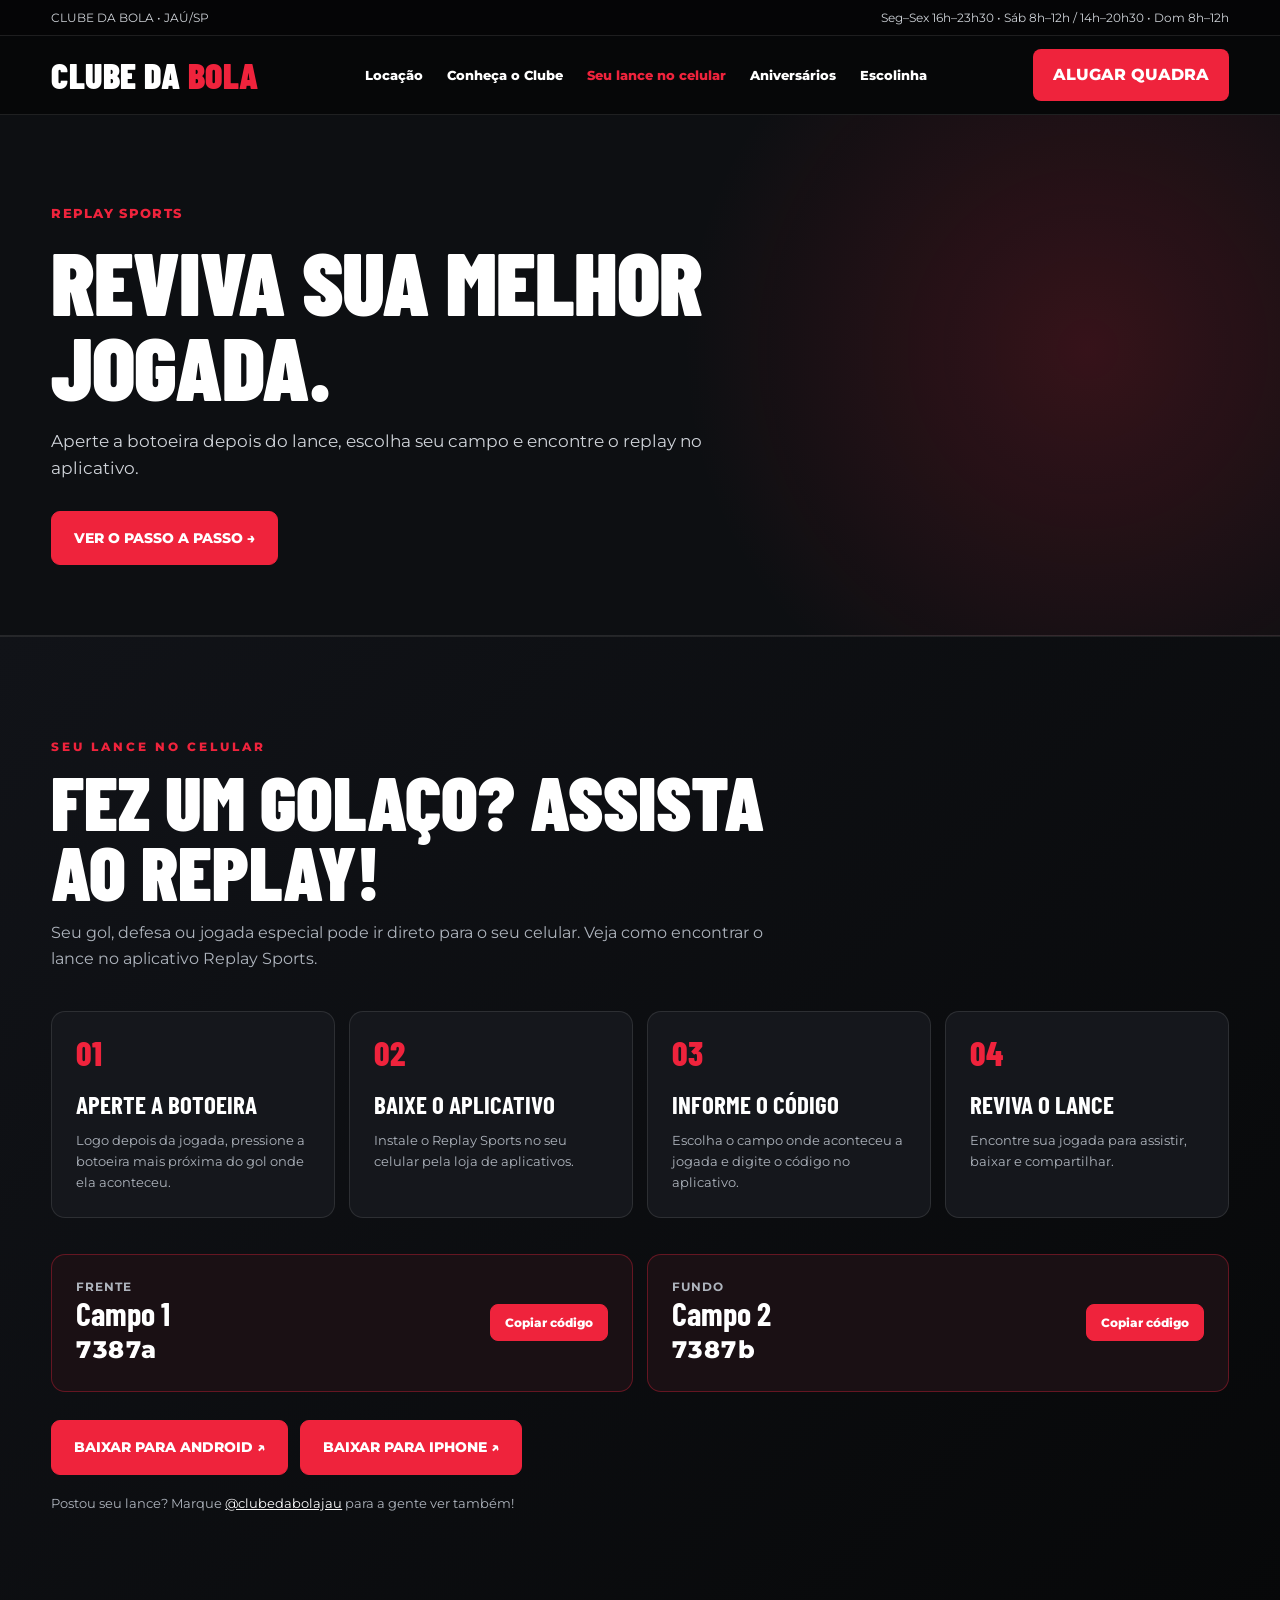
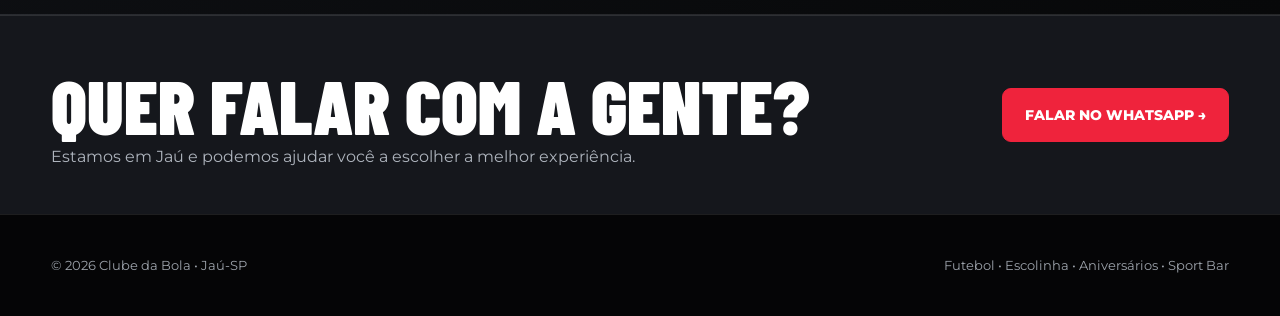
<file: replays.html>
<!DOCTYPE html>
<html lang="pt-BR">
<head>
<meta charset="UTF-8">
<meta name="viewport" content="width=device-width, initial-scale=1.0">

<title>Seu lance no celular | Clube da Bola Jaú</title>

<meta name="description" content="Veja como assistir aos seus gols e jogadas pelo aplicativo Replay Sports no Clube da Bola Jaú.">

<link rel="preconnect" href="https://fonts.googleapis.com">
<link rel="preconnect" href="https://fonts.gstatic.com" crossorigin>

<link href="https://fonts.googleapis.com/css2?family=Barlow+Condensed:wght@500;600;700;800;900&family=Montserrat:wght@400;500;600;700;800&display=swap" rel="stylesheet">

<link rel="stylesheet" href="style.css">
</head>

<body>

<!-- =========================
     TOPO
========================= -->

<div class="topbar">

  <div class="container">

    <span>CLUBE DA BOLA • JAÚ/SP</span>

    <span>
      Seg–Sex 16h–23h30 •
      Sáb 8h–12h / 14h–20h30 •
      Dom 8h–12h
    </span>

  </div>

</div>


<!-- =========================
     MENU
========================= -->

<header>

  <div class="container nav">

    <a class="brand" href="index.html">
      CLUBE DA <span>BOLA</span>
    </a>

    <nav class="navlinks" aria-label="Navegação principal">
      <a href="locacao.html">Locação</a>
      <a href="clube.html">Conheça o Clube</a>
      <a href="replays.html" aria-current="page">Seu lance no celular</a>
      <a href="aniversario.html">Aniversários</a>
      <a href="escolinha.html">Escolinha</a>
    </nav>

    <a
      class="navcta"
      href="https://app.agendeiquadras.com.br/acessar/quadra/sp-jau-clube-da-bola-jau" target="_blank" rel="noopener noreferrer"
    >
      ALUGAR QUADRA
    </a>

  </div>

</header>



<main>
<section class="page-hero"><div class="container"><div class="eyebrow">Replay Sports</div><h1>Reviva sua melhor jogada.</h1><p>Aperte a botoeira depois do lance, escolha seu campo e encontre o replay no aplicativo.</p><a class="btn btn-red" href="#replays">VER O PASSO A PASSO →</a></div></section>
<section class="replay-section" id="replays" aria-labelledby="replay-title">
  <div class="container">
    <div class="section-head replay-intro">
      <div class="eyebrow">Seu lance no celular</div>
      <h2 id="replay-title">Fez um golaço? Assista ao replay!</h2>
      <p class="lead">Seu gol, defesa ou jogada especial pode ir direto para o seu celular. Veja como encontrar o lance no aplicativo Replay Sports.</p>
    </div>

    <div class="replay-steps">
      <article class="replay-step"><span class="number">01</span><h3>Aperte a botoeira</h3><p>Logo depois da jogada, pressione a botoeira mais próxima do gol onde ela aconteceu.</p></article>
      <article class="replay-step"><span class="number">02</span><h3>Baixe o aplicativo</h3><p>Instale o Replay Sports no seu celular pela loja de aplicativos.</p></article>
      <article class="replay-step"><span class="number">03</span><h3>Informe o código</h3><p>Escolha o campo onde aconteceu a jogada e digite o código no aplicativo.</p></article>
      <article class="replay-step"><span class="number">04</span><h3>Reviva o lance</h3><p>Encontre sua jogada para assistir, baixar e compartilhar.</p></article>
    </div>

    <div class="replay-fields" aria-label="Códigos dos campos">
      <div class="replay-field"><div><small>Frente</small><strong>Campo 1</strong><code>7387a</code></div><button type="button" data-replay-code="7387a" aria-label="Copiar código 7387a do Campo 1">Copiar código</button></div>
      <div class="replay-field"><div><small>Fundo</small><strong>Campo 2</strong><code>7387b</code></div><button type="button" data-replay-code="7387b" aria-label="Copiar código 7387b do Campo 2">Copiar código</button></div>
    </div>
    <p class="replay-note" id="replay-copy-status" role="status" aria-live="polite"></p>

    <div class="replay-downloads">
      <a class="btn btn-red" href="https://play.google.com/store/apps/details?id=br.com.replaysports.app" target="_blank" rel="noopener noreferrer">BAIXAR PARA ANDROID ↗</a>
      <a class="btn btn-red" href="https://apps.apple.com/br/app/replay-sports/id6450113057" target="_blank" rel="noopener noreferrer">BAIXAR PARA IPHONE ↗</a>
    </div>
    <p class="replay-note">Postou seu lance? Marque <a href="https://www.instagram.com/clubedabolajau/" target="_blank" rel="noopener noreferrer">@clubedabolajau</a> para a gente ver também!</p>
  </div>
</section>
<section class="segment-contact"><div class="container"><div><h2>Quer falar com a gente?</h2><p>Estamos em Jaú e podemos ajudar você a escolher a melhor experiência.</p></div><a class="btn btn-red" href="https://wa.me/5514996695565" target="_blank" rel="noopener noreferrer">FALAR NO WHATSAPP →</a></div></section>
</main>


<!-- =========================
     RODAPÉ
========================= -->

<footer>

  <div class="container footer-row">

    <div>
      © 2026 Clube da Bola • Jaú-SP
    </div>

    <div>
      Futebol • Escolinha • Aniversários • Sport Bar
    </div>

  </div>

</footer>

<script>
  document.querySelectorAll('[data-replay-code]').forEach((button) => {
    button.addEventListener('click', async () => {
      const code = button.getAttribute('data-replay-code');
      const status = document.getElementById('replay-copy-status');
      try {
        await navigator.clipboard.writeText(code);
        status.textContent = `Código ${code} copiado. Cole no aplicativo Replay Sports.`;
        button.textContent = 'Copiado ✓';
        window.setTimeout(() => { button.textContent = 'Copiar código'; }, 2500);
      } catch {
        status.textContent = `Não foi possível copiar automaticamente. Digite ${code} no aplicativo Replay Sports.`;
      }
    });
  });
</script>


</body>
</html>
</file>
<file: style.css>
:root{
  --red:#ef233c;
  --red-dark:#c9162d;
  --black:#070809;
  --dark:#0d0f12;
  --card:#15171c;
  --white:#ffffff;
  --gray:#aeb4bd;
  --line:rgba(255,255,255,.10);
}

*{
  box-sizing:border-box;
  margin:0;
  padding:0;
}

html{
  scroll-behavior:smooth;
}

body{
  font-family:Montserrat,Arial,sans-serif;
  background:var(--black);
  color:var(--white);
  line-height:1.6;
}

a{
  text-decoration:none;
  color:inherit;
}

.container{
  width:min(1180px,92%);
  margin:auto;
}

/* =========================
   TOPO
========================= */

.topbar{
  background:#050506;
  border-bottom:1px solid var(--line);
  font-size:12px;
  color:#cfd3d8;
  padding:8px 0;
}

.topbar .container{
  display:flex;
  justify-content:space-between;
  gap:15px;
}

/* =========================
   MENU
========================= */

header{
  position:sticky;
  top:0;
  z-index:50;
  background:rgba(7,8,9,.94);
  backdrop-filter:blur(14px);
  border-bottom:1px solid var(--line);
}

.nav{
  height:78px;
  display:flex;
  align-items:center;
  justify-content:space-between;
}

.brand{
  font-family:"Barlow Condensed",sans-serif;
  font-size:36px;
  font-weight:900;
  letter-spacing:.5px;
}

.brand span{
  color:var(--red);
}

.navlinks{
  display:flex;
  gap:24px;
  font-size:13px;
  font-weight:800;
}

.navlinks a{
  transition:.2s;
}

.navlinks a:hover{
  color:var(--red);
}

.navcta{
  background:var(--red);
  padding:13px 20px;
  border-radius:8px;
  font-weight:800;
  transition:.2s;
}

.navcta:hover{
  background:var(--red-dark);
  transform:translateY(-2px);
}

/* =========================
   HERO
========================= */

.hero{
  min-height:720px;
  display:flex;
  align-items:center;
  position:relative;
  overflow:hidden;

  background:
    linear-gradient(
      90deg,
      rgba(0,0,0,.98) 0%,
      rgba(0,0,0,.82) 45%,
      rgba(0,0,0,.38) 100%
    ),
    radial-gradient(
      circle at 80% 50%,
      rgba(239,35,60,.28),
      transparent 35%
    ),
    linear-gradient(
      135deg,
      #141414 0%,
      #050505 70%
    );
}

.hero:before{
  content:"";
  position:absolute;
  width:600px;
  height:600px;
  right:-200px;
  top:-180px;
  border:100px solid rgba(239,35,60,.06);
  border-radius:50%;
}

.hero:after{
  content:"";
  position:absolute;
  width:420px;
  height:420px;
  right:-130px;
  bottom:-220px;
  border:70px solid rgba(239,35,60,.05);
  border-radius:50%;
}

.hero-content{
  position:relative;
  z-index:2;
  max-width:800px;
  padding:100px 0;
}

.kicker{
  color:var(--red);
  font-weight:800;
  letter-spacing:3px;
  text-transform:uppercase;
  font-size:13px;
}

h1{
  font-family:"Barlow Condensed",sans-serif;
  font-size:clamp(70px,9vw,125px);
  line-height:.83;
  text-transform:uppercase;
  margin:20px 0 28px;
  font-weight:900;
  letter-spacing:-1px;
}

h1 span{
  color:var(--red);
}

.hero p{
  font-size:18px;
  color:#d6d9de;
  max-width:680px;
}

.actions{
  display:flex;
  flex-wrap:wrap;
  gap:12px;
  margin-top:32px;
}

.btn{
  display:inline-flex;
  align-items:center;
  justify-content:center;
  padding:15px 22px;
  border-radius:9px;
  font-weight:800;
  font-size:14px;
  border:1px solid var(--line);
  transition:.2s;
}

.btn-red{
  background:var(--red);
  border-color:var(--red);
}

.btn-red:hover{
  background:var(--red-dark);
  transform:translateY(-2px);
}

.btn-dark{
  background:#15171b;
}

.btn-dark:hover{
  border-color:var(--red);
  transform:translateY(-2px);
}

/* =========================
   SEÇÕES
========================= */

section{
  padding:100px 0;
}

.dark-section{
  background:#0d0f12;
}

.section-head{
  margin-bottom:40px;
}

.eyebrow{
  color:var(--red);
  font-size:12px;
  font-weight:800;
  letter-spacing:3px;
  text-transform:uppercase;
}

h2{
  font-family:"Barlow Condensed",sans-serif;
  font-size:clamp(48px,6vw,76px);
  line-height:.92;
  text-transform:uppercase;
  margin-top:10px;
  font-weight:900;
}

.lead{
  color:var(--gray);
  max-width:720px;
  margin-top:14px;
}

/* =========================
   CARDS
========================= */

.cards{
  display:grid;
  grid-template-columns:repeat(3,1fr);
  gap:18px;
}

.card{
  background:linear-gradient(145deg,#191b20,#101114);
  border:1px solid var(--line);
  border-radius:16px;
  padding:28px;
  transition:.25s;
}

.card:hover{
  transform:translateY(-5px);
  border-color:rgba(239,35,60,.5);
}

.icon{
  font-size:30px;
  margin-bottom:15px;
}

.card h3{
  font-size:20px;
  margin-bottom:8px;
}

.card p{
  color:var(--gray);
  font-size:14px;
}

/* =========================
   RESERVA QUADRA
========================= */

.booking{
  background:
    linear-gradient(
      100deg,
      #ef233c,
      #bd142a
    );

  padding:48px;
  border-radius:20px;

  display:flex;
  justify-content:space-between;
  align-items:center;

  gap:25px;

  box-shadow:0 20px 60px rgba(239,35,60,.12);
}

.booking h3{
  font-family:"Barlow Condensed",sans-serif;
  font-size:52px;
  text-transform:uppercase;
  line-height:.9;
}

.booking p{
  margin-top:8px;
  opacity:.9;
}

.booking .btn{
  background:#fff;
  color:#111;
  border:0;
}

/* =========================
   ESCOLINHA
========================= */

.schedule{
  display:grid;
  grid-template-columns:repeat(2,1fr);
  gap:18px;
}

.schedule-card{
  background:var(--card);
  border:1px solid var(--line);
  border-radius:16px;
  overflow:hidden;
}

.schedule-title{
  background:#1d2026;
  padding:18px 22px;
  font-weight:800;
}

.schedule-title span{
  color:var(--red);
}

.schedule-row{
  display:flex;
  justify-content:space-between;
  gap:20px;
  padding:17px 22px;
  border-top:1px solid var(--line);
  font-size:14px;
}

.schedule-row b{
  font-weight:700;
}

.schedule-row small{
  color:var(--gray);
  text-align:right;
}

.prices{
  display:grid;
  grid-template-columns:1fr 1fr;
  gap:18px;
  margin-top:22px;
}

.price{
  background:var(--card);
  padding:28px;
  border-radius:16px;
  border:1px solid var(--line);
}

.price strong{
  display:block;
  font-family:"Barlow Condensed",sans-serif;
  font-size:42px;
  color:var(--red);
}

.price p{
  color:var(--gray);
  font-size:14px;
}

/* =========================
   ANIVERSÁRIO
========================= */

.party{
  display:grid;
  grid-template-columns:1fr 1fr;
  gap:28px;
  align-items:stretch;
}

.party-copy{
  background:
    radial-gradient(
      circle at 90% 10%,
      rgba(239,35,60,.12),
      transparent 35%
    ),
    linear-gradient(
      145deg,
      #1b1d22,
      #101114
    );

  border:1px solid var(--line);
  border-radius:18px;
  padding:38px;
}

.party-copy h3{
  font-family:"Barlow Condensed",sans-serif;
  font-size:40px;
  text-transform:uppercase;
}

.party-copy ul{
  list-style:none;
  margin-top:22px;
}

.party-copy li{
  padding:11px 0;
  border-bottom:1px solid var(--line);
  font-size:14px;
}

.party-copy li:last-child{
  border-bottom:0;
}

.party-copy li strong{
  color:var(--red);
}

.party-price{
  font-family:"Barlow Condensed",sans-serif;
  font-size:68px;
  color:var(--red);
  line-height:1;
  margin-top:25px;
}

.party-price-label{
  color:#999;
  font-size:11px;
  font-weight:800;
  letter-spacing:2px;
  text-transform:uppercase;
}

.party-photo{
  position:relative;
  overflow:hidden;
  border-radius:18px;
  border:1px solid var(--line);
  min-height:500px;
}

.party-photo img{
  width:100%;
  height:100%;
  min-height:500px;
  object-fit:cover;
  display:block;
  transition:.5s;
}

.party-photo:hover img{
  transform:scale(1.03);
}

.party-badge{
  position:absolute;
  left:20px;
  bottom:20px;
  right:20px;
  background:rgba(0,0,0,.86);
  backdrop-filter:blur(10px);
  border-radius:12px;
  padding:17px 20px;
}

.party-badge strong{
  display:block;
  color:var(--red);
  font-size:13px;
  letter-spacing:1px;
}

.party-badge span{
  color:white;
  font-size:13px;
}

/* =========================
   VÍDEOS
========================= */

.video-grid{
  display:grid;
  grid-template-columns:repeat(2,1fr);
  gap:20px;
}

.video-card{
  background:#121419;
  border:1px solid var(--line);
  border-radius:16px;
  overflow:hidden;
  transition:.25s;
}

.video-card:hover{
  transform:translateY(-5px);
  border-color:rgba(239,35,60,.45);
}

.video-frame{
  position:relative;
  width:100%;
  aspect-ratio:9/16;
  background:#050506;
}

.video-frame iframe{
  position:absolute;
  inset:0;
  width:100%;
  height:100%;
  border:0;
}

.video-info{
  padding:20px;
}

.video-info h3{
  font-family:"Barlow Condensed",sans-serif;
  font-size:30px;
  text-transform:uppercase;
}

.video-info p{
  color:var(--gray);
  font-size:13px;
  margin-top:4px;
}

/* REPLAYS */
.replay-section{background:linear-gradient(135deg,#111318,#070809);border-top:1px solid var(--line);border-bottom:1px solid var(--line)}
.replay-intro{max-width:760px}
.replay-intro .lead{margin-top:14px}
.replay-steps{display:grid;grid-template-columns:repeat(4,minmax(0,1fr));gap:14px;margin:36px 0}
.replay-step{background:var(--card);border:1px solid var(--line);border-radius:14px;padding:24px}
.replay-step .number{display:block;color:var(--red);font-family:"Barlow Condensed",sans-serif;font-size:34px;font-weight:800;line-height:1}
.replay-step h3{font-family:"Barlow Condensed",sans-serif;font-size:25px;text-transform:uppercase;margin:14px 0 6px}
.replay-step p{color:var(--gray);font-size:13px}
.replay-fields{display:grid;grid-template-columns:repeat(2,minmax(0,1fr));gap:14px;margin:0 0 28px}
.replay-field{display:flex;align-items:center;justify-content:space-between;gap:18px;padding:22px 24px;background:#1a1014;border:1px solid rgba(239,35,60,.35);border-radius:14px}
.replay-field small{display:block;color:var(--gray);font-size:12px;font-weight:700;text-transform:uppercase;letter-spacing:.08em}
.replay-field strong{display:block;font-family:"Barlow Condensed",sans-serif;font-size:32px;line-height:1.1}
.replay-field code{display:block;color:#fff;font-family:Montserrat,Arial,sans-serif;font-size:24px;font-weight:800;letter-spacing:.06em}
.replay-field button{border:1px solid var(--red);background:var(--red);color:white;border-radius:8px;padding:10px 14px;font:800 12px Montserrat,Arial,sans-serif;cursor:pointer;white-space:nowrap}
.replay-field button:hover,.replay-field button:focus-visible{background:var(--red-dark)}
.replay-downloads{display:flex;flex-wrap:wrap;gap:12px;margin-bottom:18px}
.replay-downloads .btn{display:inline-flex;align-items:center;justify-content:center}
.replay-note{color:var(--gray);font-size:13px}
.replay-note a{color:#fff;text-decoration:underline}
@media(max-width:850px){.replay-steps{grid-template-columns:repeat(2,1fr)}}
@media(max-width:620px){.replay-steps,.replay-fields{grid-template-columns:1fr}.replay-field{padding:18px}.replay-field strong{font-size:29px}.replay-field code{font-size:21px}}

/* =========================
   GALERIA
========================= */

.gallery{
  display:grid;
  grid-template-columns:repeat(12,1fr);
  gap:14px;
}

.gallery figure{
  overflow:hidden;
  border-radius:14px;
  border:1px solid var(--line);
  background:#111;
}

.gallery img{
  width:100%;
  height:100%;
  min-height:250px;
  object-fit:cover;
  display:block;
  transition:.35s;
}

.gallery figure:hover img{
  transform:scale(1.04);
}

.g1{
  grid-column:span 7;
}

.g2{
  grid-column:span 5;
}

.g3{
  grid-column:span 5;
}

.g4{
  grid-column:span 7;
}

.gallery figcaption{
  padding:10px 14px;
  font-size:12px;
  color:#bbb;
}

/* =========================
   INSTAGRAM
========================= */

.instagram{
  margin-top:28px;
  background:#121419;
  border:1px solid var(--line);
  border-radius:16px;
  padding:28px;

  display:flex;
  justify-content:space-between;
  align-items:center;

  gap:20px;
}

/* =========================
   CONTATO
========================= */

.info-grid{
  display:grid;
  grid-template-columns:repeat(3,1fr);
  gap:18px;
}

.info{
  background:#121419;
  border:1px solid var(--line);
  border-radius:15px;
  padding:25px;
}

.info strong{
  display:block;
  margin-bottom:8px;
}

.info span{
  color:var(--gray);
  font-size:14px;
}

/* =========================
   FOOTER
========================= */

footer{
  background:#050506;
  border-top:1px solid var(--line);
  padding:40px 0;
  color:#9da3ab;
  font-size:13px;
}

.footer-row{
  display:flex;
  justify-content:space-between;
  gap:20px;
}

/* =========================
   RESPONSIVO
========================= */

@media(max-width:850px){

  .navlinks{
    display:none;
  }

  .topbar .container{
    justify-content:center;
  }

  .topbar .container span:first-child{
    display:none;
  }

  .hero{
    min-height:650px;
  }

  .hero-content{
    padding:70px 0;
  }

  .cards,
  .schedule,
  .prices,
  .party,
  .info-grid{
    grid-template-columns:1fr;
  }

  .booking{
    padding:30px;
    display:block;
  }

  .booking .btn{
    margin-top:20px;
  }

  .gallery{
    grid-template-columns:1fr 1fr;
  }

  .g1,
  .g2,
  .g3,
  .g4{
    grid-column:span 1;
  }

  .gallery img{
    min-height:200px;
  }

}

@media(max-width:520px){

  .nav{
    height:68px;
  }

  .brand{
    font-size:29px;
  }

  .navcta{
    padding:10px 12px;
    font-size:11px;
  }

  section{
    padding:70px 0;
  }

  h1{
    font-size:65px;
  }

  .hero p{
    font-size:15px;
  }

  .gallery{
    grid-template-columns:1fr;
  }

  .gallery img{
    min-height:220px;
  }

  .video-grid{
    grid-template-columns:1fr;
  }

  .instagram{
    display:block;
  }

  .instagram .btn{
    margin-top:18px;
  }

  .party-copy{
    padding:28px;
  }

  .party-photo,
  .party-photo img{
    min-height:400px;
  }

  .footer-row{
    display:block;
  }

  .footer-row div+div{
    margin-top:12px;
  }

}
/* Navegação por segmentos */
.navlinks a[aria-current="page"]{color:var(--red)}
.page-hero{padding:88px 0 70px;background:radial-gradient(circle at 85% 45%,rgba(239,35,60,.18),transparent 36%),#0d0f12;border-bottom:1px solid var(--line)}
.page-hero .eyebrow{color:var(--red);font-weight:800;text-transform:uppercase;letter-spacing:.1em;font-size:13px}
.page-hero h1{font-size:clamp(54px,7vw,92px);line-height:.95;margin:14px 0 20px;max-width:850px}
.page-hero p{max-width:680px;color:#d0d4da;font-size:17px}
.page-hero .btn{margin-top:28px}
.segment-hub{background:#0d0f12}
.segment-hub .section-head{max-width:760px}
.segment-grid{display:grid;grid-template-columns:repeat(3,minmax(0,1fr));gap:18px;margin-top:36px}
.segment-card{min-height:240px;display:flex;flex-direction:column;justify-content:space-between;padding:28px;border:1px solid var(--line);border-radius:16px;background:linear-gradient(145deg,#191b20,#101114);transition:.2s}
.segment-card:hover,.segment-card:focus-visible{border-color:var(--red);transform:translateY(-3px)}
.segment-card .segment-icon{font-size:30px}
.segment-card h3{font-family:"Barlow Condensed",sans-serif;font-size:31px;text-transform:uppercase;line-height:1.05;margin:12px 0 8px}
.segment-card p{color:var(--gray);font-size:13px}
.segment-card .segment-arrow{color:var(--red);font-weight:800;margin-top:16px}
.segment-card.featured{background:linear-gradient(135deg,#301019,#15171c);border-color:rgba(239,35,60,.5)}
.segment-contact{padding:44px 0;background:#15171c;border-top:1px solid var(--line)}
.segment-contact .container{display:flex;justify-content:space-between;align-items:center;gap:20px}
.segment-contact p{color:var(--gray);margin-top:5px}
.home-video{background:#070809}
.home-video-layout{display:grid;grid-template-columns:1fr minmax(260px,380px);gap:50px;align-items:center}
.home-video-copy .eyebrow{color:var(--red)}
.home-video-copy h2{margin:10px 0 16px}
.home-video-copy p{color:var(--gray);max-width:530px}
.home-video-copy .btn{margin-top:24px}
.home-video .video-frame{aspect-ratio:9/12;border-radius:16px;overflow:hidden;border:1px solid var(--line)}
@media(max-width:850px){.nav{height:auto;min-height:70px;flex-wrap:wrap;padding:12px 0;gap:10px}.navlinks{display:flex;order:3;width:100%;gap:18px;overflow-x:auto;white-space:nowrap;padding:7px 0 3px;scrollbar-width:thin}.navcta{margin-left:auto}.segment-grid{grid-template-columns:repeat(2,minmax(0,1fr))}.segment-contact .container{display:block}.segment-contact .btn{margin-top:18px}}
@media(max-width:620px){.segment-grid,.home-video-layout{grid-template-columns:1fr}.segment-card{min-height:200px}.page-hero{padding:62px 0 54px}.brand{font-size:29px}.navcta{font-size:11px;padding:10px 12px}.home-video .video-frame{max-width:400px}}
</file>
<file: home.css>
/* Homepage visual direction: Clube da Bola, red and white. */
.home-redesign{background:#faf8f6;color:#191416;--red:#df1733;--red-dark:#b90f28}
.home-redesign .topbar{background:#a90e25;color:#fff;border:0;font-size:10px;letter-spacing:.08em}
.home-redesign header{background:#faf8f6f5;border:0;backdrop-filter:blur(16px)}
.home-redesign .nav{height:90px;gap:24px}.home-redesign .brand{font-size:32px;white-space:nowrap}.home-redesign .navlinks{font-size:11px;gap:20px}.home-redesign .navcta{border-radius:40px;color:white;font-size:11px;padding:14px 22px}
.home-redesign .hero{margin:0 22px;min-height:0;padding:62px 0 80px;border-radius:24px;color:#fff;background:linear-gradient(90deg,rgba(25,4,10,.95),rgba(48,5,15,.75)),url('IMG_8588.JPEG') center 48%/cover}
.home-redesign .hero:before{width:650px;height:650px;border:1px solid #ffffff12;right:30%;top:-330px}.home-redesign .hero:after{display:none}
.home-redesign .hero-content{width:min(1180px,92%);max-width:none;padding:0;display:grid;grid-template-columns:1.12fr 1fr;gap:70px;align-items:center}
.home-redesign .kicker{font-size:10px;letter-spacing:.16em;color:#fff;display:flex;align-items:center;gap:10px}.kicker>span{height:7px;width:7px;background:#f52c49;border-radius:50%}
.home-redesign h1{font-size:clamp(76px,8.5vw,126px);line-height:.9;letter-spacing:-.02em;margin:27px 0 24px}.home-redesign h1 span{color:#ff405a}
.home-redesign .hero p{font-size:13px;line-height:1.9;max-width:425px;color:#ede1e3}.home-redesign .actions{gap:22px;margin-top:28px;align-items:center;display:flex;flex-wrap:wrap}
.home-redesign .btn{font-size:11px;letter-spacing:.03em;border-radius:40px;padding:16px 22px}.home-redesign .btn-red{background:#df1733;color:white}.home-redesign .btn-red:hover{background:#b90f28}.home-redesign .btn-red span{font-size:22px;margin-left:16px;line-height:1}.hero-secondary{font-size:12px;font-weight:600}.hero-secondary span{margin-left:9px}
.hero-location{margin-top:33px;font-size:10px;letter-spacing:.12em;font-weight:700}.hero-location span{color:#bdaeb2;border-left:1px solid #796269;margin-left:14px;padding-left:14px;letter-spacing:0;font-weight:400}
.hero-photo{height:500px;position:relative;border-radius:160px 20px 20px 20px;overflow:hidden;margin:0;border:1px solid #ffffff26}.hero-photo>img{width:100%;height:100%;object-fit:cover;object-position:center 35%}.hero-photo:after{content:'';position:absolute;inset:40% 0 0;background:linear-gradient(transparent,#1c070bed)}.hero-photo figcaption{position:absolute;bottom:26px;left:28px;right:24px;z-index:1}.hero-photo figcaption>span{font-size:9px;letter-spacing:.15em}.hero-photo strong{display:block;font-family:'Barlow Condensed',Impact,sans-serif;font-size:37px;line-height:1.05;margin-top:9px;text-transform:uppercase}.hero-photo a{position:absolute;right:0;bottom:0;background:#df1733;border-radius:50%;width:45px;height:45px;display:grid;place-items:center;font-size:24px}
.home-redesign .quick-access{padding:0;position:relative;margin-top:-26px;z-index:3}.quick-grid{display:grid;grid-template-columns:repeat(3,1fr);gap:16px}.quick-grid>a{background:#fff;border:1px solid #eadfe1;border-radius:14px;padding:28px;box-shadow:0 12px 32px #3d001009;transition:transform .2s}.quick-grid>a:hover{transform:translateY(-4px)}.quick-number{color:#b90f28;font-weight:800;font-size:10px;letter-spacing:.13em}.quick-grid h2{font-family:'Barlow Condensed',Impact,sans-serif;font-size:28px;margin:9px 0 6px;line-height:1.15}.quick-grid h2 span{float:right;color:#df1733}.quick-grid p{font-size:11px;color:#6b5b60;line-height:1.7}
.home-redesign .segment-hub{background:#faf8f6;padding:76px 0}.home-redesign .eyebrow{font-size:10px;font-weight:800;letter-spacing:.14em;text-transform:uppercase;color:#bd142d}.home-redesign .section-head{max-width:none}.home-redesign h2{font-family:'Barlow Condensed',Impact,sans-serif}.home-redesign .section-head h2{font-size:48px;line-height:1.1;margin:10px 0}.home-redesign .lead{font-size:13px;color:#756369}
.home-redesign .segment-grid{grid-template-columns:repeat(5,minmax(0,1fr));gap:13px}.home-redesign .segment-card{background:#fff;border-color:#e9dfe1;padding:23px 18px;min-height:260px;color:#20161a}.home-redesign .segment-card h3{font-size:26px}.home-redesign .segment-card p{color:#736168;font-size:12px}.home-redesign .segment-arrow{font-size:10px;color:#b90f28}.home-redesign .segment-card.featured{background:#b90f28;color:#fff;border-color:#b90f28}.home-redesign .featured p,.home-redesign .featured .segment-arrow{color:#fff}
.home-redesign .home-video{background:#f0e9e7;padding:65px 0}.home-redesign .home-video-copy h2{font-size:58px;line-height:1}.home-redesign .home-video-copy p{color:#6b5b60;font-size:14px}.home-redesign .btn-dark{background:#29151c;color:white}.home-redesign .segment-contact{background:#b90f28;color:#fff;border:0}.home-redesign .segment-contact p{color:#f4dce0;font-size:12px}.home-redesign .segment-contact .btn{background:white;color:#a80e26}.home-redesign footer{background:#201116;color:#d8cbd0;font-size:11px}.home-redesign a:focus-visible{outline:3px solid #ed4760;outline-offset:5px}
@media(min-width:1600px){.home-redesign .hero{max-width:1540px;margin:auto}}
@media(max-width:1000px){.home-redesign .navlinks{gap:12px}.home-redesign .hero-content{gap:30px}.hero-photo{height:460px}.home-redesign .segment-grid{grid-template-columns:repeat(3,1fr)}}
@media(max-width:850px){.home-redesign .nav{height:auto;gap:10px}.home-redesign .navlinks{gap:22px}.home-redesign .hero{padding:45px 0 65px;margin:0 12px}.home-redesign .hero-content{gap:25px}.home-redesign h1{font-size:78px}.hero-photo{height:445px;border-top-left-radius:90px}.quick-grid>a{padding:20px}.quick-grid h2{font-size:25px}.home-redesign .actions{gap:18px}.home-redesign .hero p{font-size:12px}}
@media(max-width:620px){.home-redesign .topbar .container>span:last-child{display:none}.home-redesign .brand{font-size:27px}.home-redesign .navcta{font-size:9px;padding:12px}.home-redesign .hero-content{grid-template-columns:1fr;gap:35px}.home-redesign .hero{border-radius:18px;padding:36px 0 55px}.home-redesign h1{font-size:86px}.home-redesign .kicker{font-size:8px}.hero-photo{height:370px;border-radius:80px 16px 16px}.hero-location{margin-top:24px}.quick-grid{grid-template-columns:1fr;gap:10px}.quick-grid>a{padding:21px 24px}.quick-grid h2{font-size:28px}.home-redesign .segment-hub{padding:52px 0}.home-redesign .section-head h2{font-size:39px}.home-redesign .segment-grid{grid-template-columns:1fr 1fr}.home-redesign .segment-card{padding:18px;min-height:235px}.home-redesign .segment-card:last-child{grid-column:1/-1;min-height:180px}.home-redesign .home-video-copy h2{font-size:46px}.home-redesign .home-video-layout{gap:30px}}
@media(prefers-reduced-motion:reduce){html{scroll-behavior:auto}.home-redesign *{transition:none!important}}

@media(max-width:620px){.home-redesign h1{font-size:clamp(55px,17.5vw,86px)}.home-redesign .hero-content{width:90%}}
/* Arena variation */
.arena-layout .hero{position:relative;min-height:650px;padding:80px 0 60px;background:linear-gradient(90deg,rgba(9,10,13,.95) 0%,rgba(9,10,13,.66) 43%,rgba(9,10,13,.08) 75%),linear-gradient(0deg,rgba(9,10,13,.75),transparent 60%),url('IMG_8588.JPEG') 72% 53%/cover;border-radius:18px}
.arena-layout .hero:before{display:none}.arena-layout .hero-content{display:block}.arena-layout .hero-copy{max-width:660px}.arena-layout h1{font-size:clamp(76px,8.8vw,126px);line-height:.94;margin:28px 0}.arena-layout h1 span{color:#ff334c}.arena-layout .hero p{max-width:430px;font-size:14px}.arena-layout .hero-location{margin-top:38px}.arena-label{position:absolute;right:0;bottom:0;background:#15191bd9;border:1px solid #ffffff3b;border-radius:12px;padding:18px 24px;font-size:10px;letter-spacing:.12em}.arena-label>span:last-child{display:block;font-size:11px;letter-spacing:0;color:#e0dfe1;margin-top:7px}.live-dot{display:inline-block;width:7px;height:7px;border-radius:50%;background:#f52842;margin-right:8px}
.arena-layout .arena-experiences{padding:64px 0 72px}.arena-section-head{display:flex;align-items:end;justify-content:space-between;gap:24px;margin-bottom:28px}.arena-section-head h2{font-size:44px;line-height:1.1;margin-top:10px}.arena-section-head>p{font-size:12px;color:#756369}.arena-cards{display:grid;grid-template-columns:repeat(3,minmax(0,1fr));gap:22px}.arena-card{display:block;border:1px solid #e8dddd;background:white;border-radius:14px;overflow:hidden;transition:transform .2s,box-shadow .2s}.arena-card:hover{transform:translateY(-4px);box-shadow:0 14px 30px #30101a12}.arena-card>img{display:block;width:100%;height:220px;object-fit:cover}.arena-card:nth-child(1)>img{object-position:center 53%}.arena-card:nth-child(2)>img{object-position:center 32%}.arena-card>div{padding:24px}.arena-card div>span{font-size:9px;font-weight:800;letter-spacing:.09em;color:#b90f28}.arena-card h3{font-family:'Barlow Condensed',Impact,sans-serif;font-size:34px;line-height:1.1;margin:12px 0 8px}.arena-card p{font-size:12px;color:#756369}.arena-card b{display:flex;align-items:center;justify-content:space-between;border-top:1px solid #eee4e6;margin-top:23px;padding-top:17px;font-size:10px;color:#b90f28}.arena-card i{font-style:normal;font-size:24px;line-height:1}
.arena-layout .arena-about{background:white;padding:75px 0}.arena-about-grid{display:grid;grid-template-columns:1fr 1fr;gap:65px;align-items:center}.arena-about-photo{position:relative;overflow:hidden;border-radius:16px}.arena-about-photo img{display:block;width:100%;height:380px;object-fit:cover}.arena-about-photo span{position:absolute;bottom:20px;left:20px;background:white;padding:12px 17px;font-size:10px;font-weight:800;color:#b90f28;letter-spacing:.06em}.arena-about h2{font-size:54px;line-height:1.05;margin:16px 0 20px}.arena-about p{font-size:13px;color:#756369;line-height:1.9;margin-bottom:26px}.arena-layout .arena-replay{padding:45px 0;background:#221218;color:white}.arena-replay .container{display:flex;gap:26px;align-items:center}.arena-replay h2{font-size:33px;line-height:1.1;margin:8px 0}.arena-replay p{font-size:12px;color:#d0c4c8}.arena-replay .eyebrow{color:#ff8194}.arena-replay .btn{margin-left:auto;white-space:nowrap}.replay-symbol{flex-shrink:0;width:74px;height:74px;border:1px solid #d83550;border-radius:50%;display:grid;place-items:center;font-size:40px;color:#ff526e}
@media(max-width:850px){.arena-layout .hero{min-height:620px;background-position:center,center,63% center}.arena-label{position:static;display:inline-block;margin-top:30px}.arena-layout h1{font-size:90px}.arena-cards{gap:14px}.arena-card>div{padding:18px}.arena-card h3{font-size:28px}.arena-about-grid{gap:28px}.arena-about h2{font-size:43px}.arena-replay .container{flex-wrap:wrap}.arena-replay .btn{margin-left:100px}}
@media(max-width:620px){.arena-layout .hero{min-height:660px;padding:40px 0;background:linear-gradient(90deg,#090a0de6,#090a0d6b),linear-gradient(0deg,#090a0dcc,transparent),url('IMG_8588.JPEG') center/cover}.arena-layout h1{font-size:clamp(56px,15.5vw,88px)}.arena-layout .hero p{font-size:13px}.arena-layout .arena-experiences{padding:42px 0}.arena-section-head{display:block}.arena-section-head h2{font-size:36px}.arena-section-head>p{margin-top:13px}.arena-cards,.arena-about-grid{grid-template-columns:1fr}.arena-cards{gap:22px}.arena-card>img{height:235px}.arena-card>div{padding:23px}.arena-card h3{font-size:34px}.arena-layout .arena-about{padding:45px 0}.arena-about-photo img{height:280px}.arena-about h2{font-size:44px}.replay-symbol{width:50px;height:50px;font-size:28px}.arena-replay .container{gap:20px}.arena-replay h2{font-size:32px}.arena-replay .btn{margin-left:0}}
</file>
